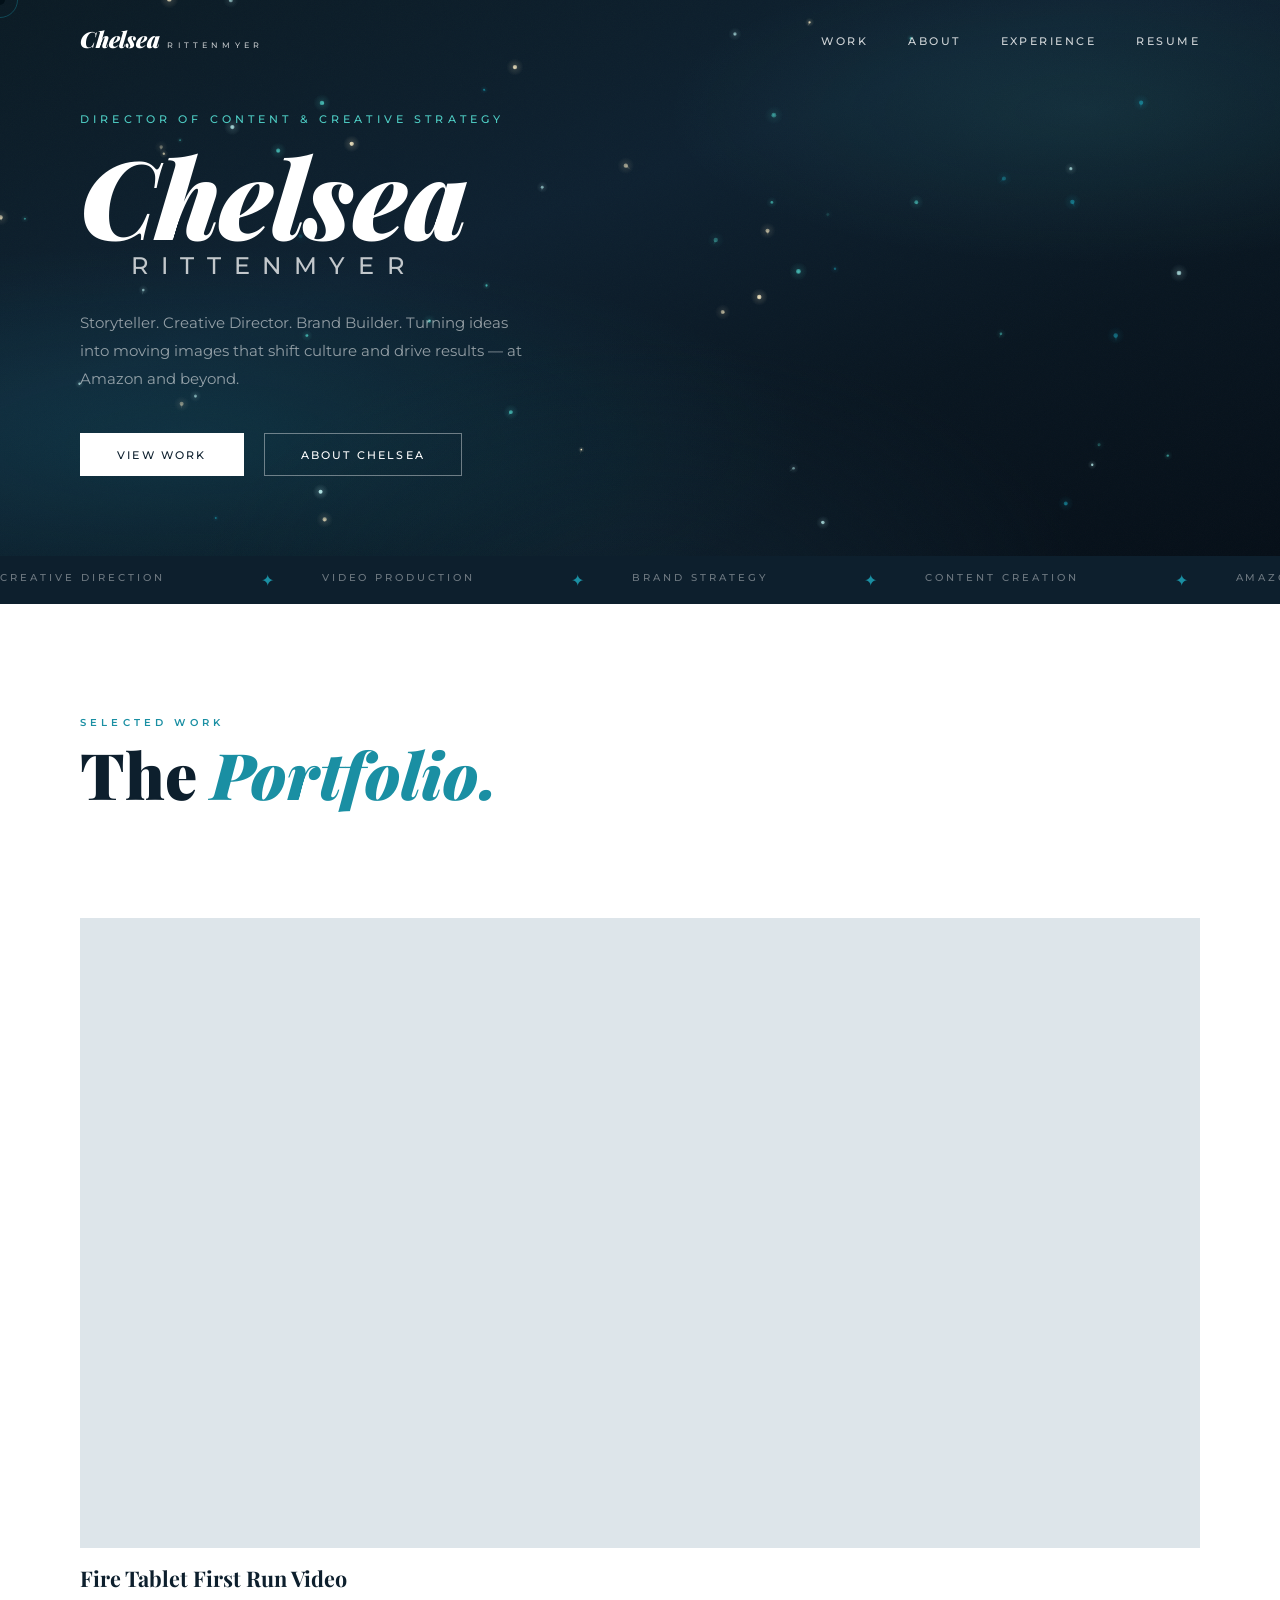
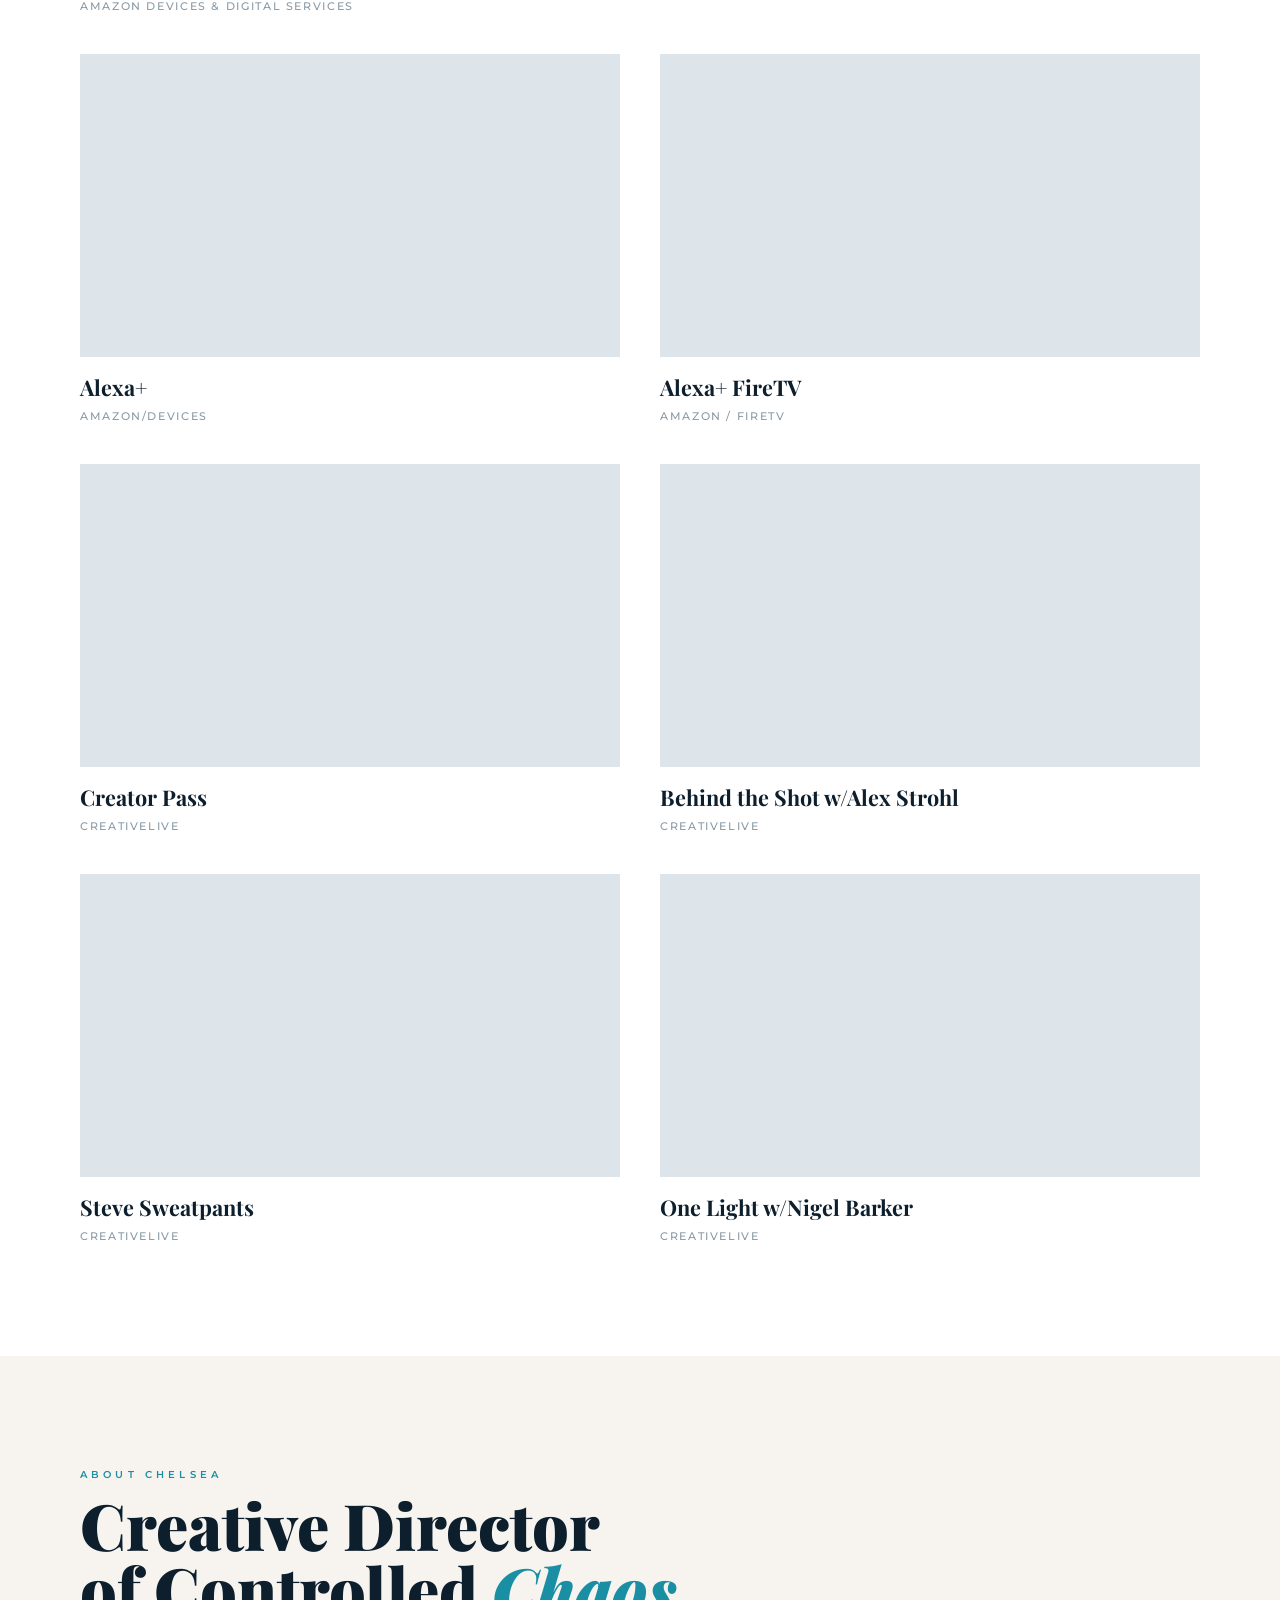
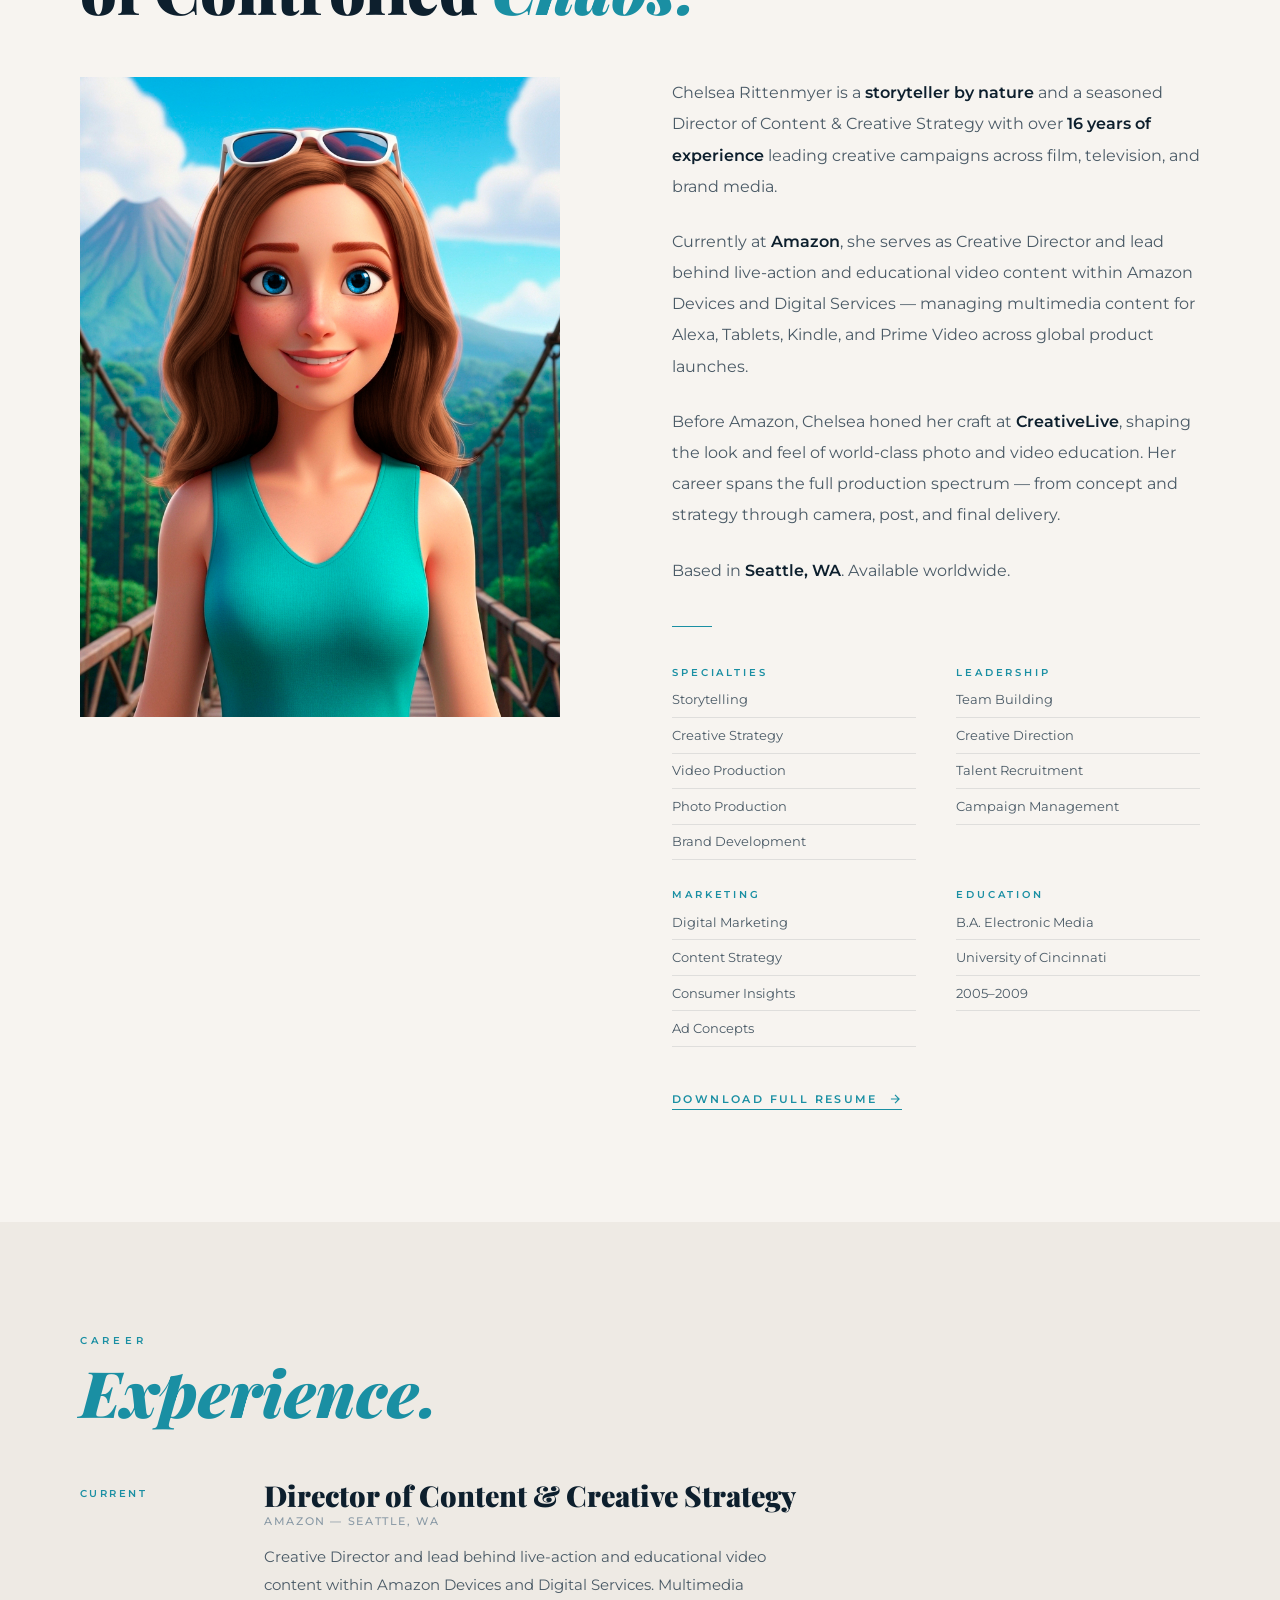
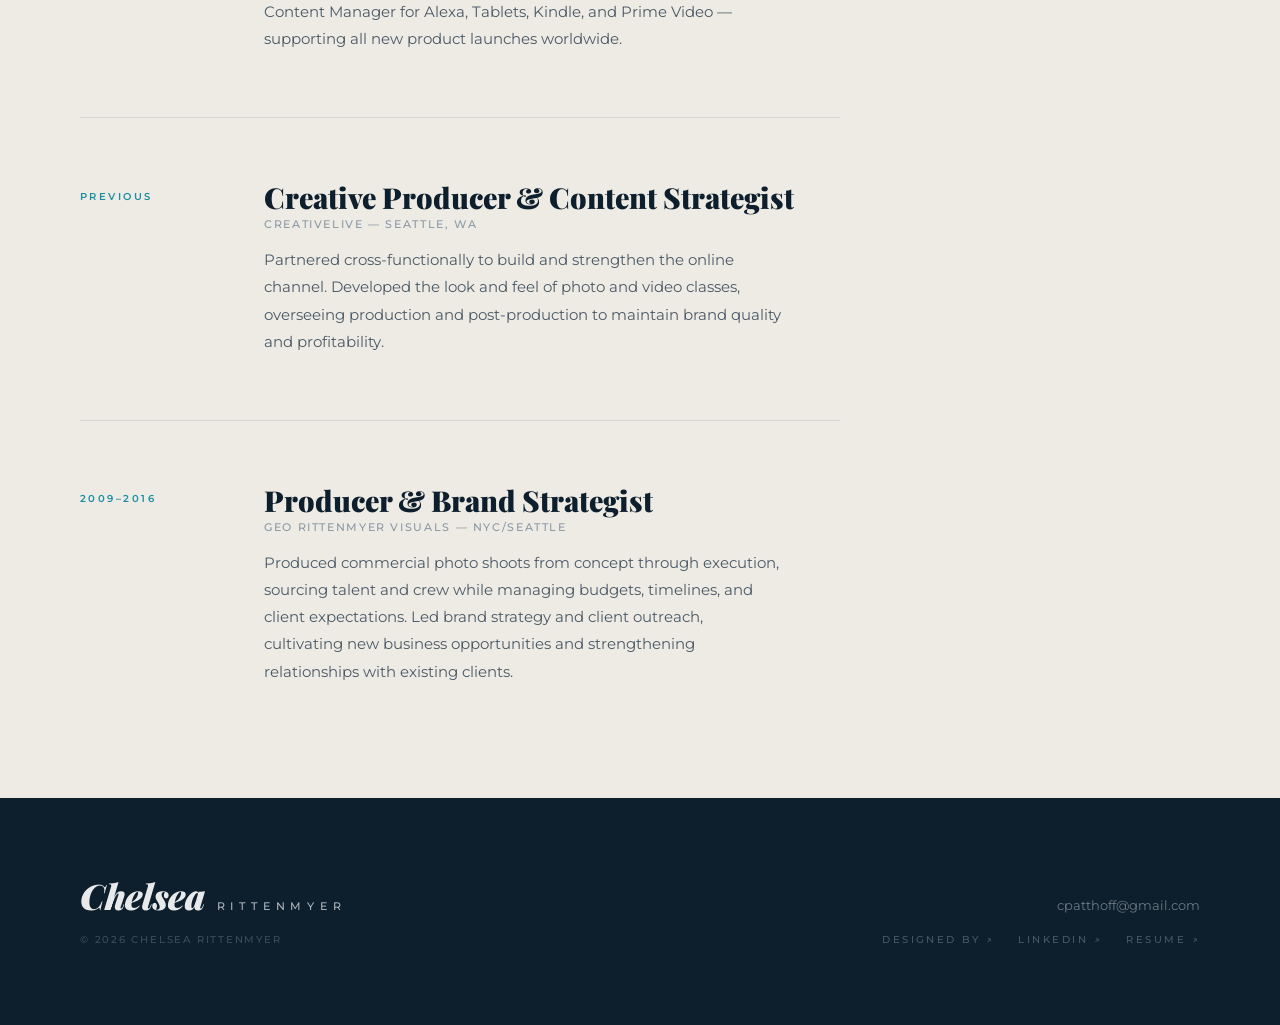
<file: index.html>
<!doctype html>
<html lang="en">
    <head>
        <meta charset="UTF-8" />
        <meta name="viewport" content="width=device-width, initial-scale=1.0" />
        <!-- Google tag (gtag.js) -->
        <script
            async
            src="https://www.googletagmanager.com/gtag/js?id=G-ZKQQ1RDPFS"
        ></script>
        <script>
            window.dataLayer = window.dataLayer || [];
            function gtag() {
                dataLayer.push(arguments);
            }
            gtag("js", new Date());

            gtag("config", "G-ZKQQ1RDPFS");
        </script>
        <title>
            Chelsea Rittenmyer — Director of Content & Creative Strategy
        </title>
        <meta
            name="description"
            content="Chelsea Rittenmyer (also known as Chelsea Patthoff) is a Creative Director and video producer at Amazon. Storytelling, brand strategy, and content creation."
        />
        <meta
            property="og:title"
            content="Chelsea Rittenmyer — Creative Director"
        />
        <meta
            property="og:description"
            content="Director of Content & Creative Strategy at Amazon. Storytelling that moves people."
        />
        <meta property="og:url" content="https://crittenmyer.com" />
        <meta property="og:type" content="website" />
        <meta property="og:site_name" content="Chelsea Rittenmyer" />
        <meta
            property="og:image"
            content="https://crittenmyer.com/assets/images/chelsea-hero.jpg"
        />
        <meta property="og:image:width" content="1200" />
        <meta property="og:image:height" content="630" />
        <meta name="twitter:card" content="summary_large_image" />
        <meta
            name="twitter:title"
            content="Chelsea Rittenmyer — Creative Director"
        />
        <meta
            name="twitter:description"
            content="Director of Content & Creative Strategy at Amazon. Storytelling that moves people."
        />
        <meta
            name="twitter:image"
            content="https://crittenmyer.com/assets/images/chelsea-hero.jpg"
        />
        <link rel="canonical" href="https://crittenmyer.com" />
        <script type="application/ld+json">
            {
                "@context": "https://schema.org",
                "@type": "Person",
                "name": "Chelsea Rittenmyer",
                "alternateName": "Chelsea Patthoff",
                "jobTitle": "Director of Content & Creative Strategy",
                "url": "https://crittenmyer.com",
                "email": "cpatthoff@gmail.com",
                "sameAs": [
                    "https://www.linkedin.com/in/chelsea-rittenmyer-says-hello/"
                ]
            }
        </script>
        <link rel="icon" type="image/svg+xml" href="favicon.svg" />
        <link rel="shortcut icon" href="favicon.svg" />
        <link
            href="https://fonts.googleapis.com/css2?family=Playfair+Display:ital,wght@0,400;0,700;0,900;1,400;1,700&family=Montserrat:wght@400;500;600&family=DM+Sans:wght@300;400;500&display=swap"
            rel="stylesheet"
        />
        <link rel="stylesheet" href="css/style.css" />
    </head>
    <body>
        <div class="cursor" id="cursor"></div>
        <div class="cursor-ring" id="cursorRing"></div>

        <!-- ── NAV ──────────────────────────────────────────────── -->
        <nav id="mainNav">
            <a href="#home" class="nav-logo" aria-label="Chelsea Rittenmyer">
                <span class="nav-logo-chelsea">Chelsea</span>
                <span class="nav-logo-rittenmyer">Rittenmyer</span>
            </a>
            <button class="nav-toggle" id="navToggle" aria-label="Toggle menu">
                <span></span><span></span><span></span>
            </button>
            <ul class="nav-links" id="navLinks">
                <li><a href="#portfolio">Work</a></li>
                <li><a href="#about">About</a></li>
                <li><a href="#experience">Experience</a></li>
                <li>
                    <a
                        href="CrittenmyerResume2026.html"
                        target="_blank"
                        rel="noopener"
                        >Resume</a
                    >
                </li>
            </ul>
        </nav>

        <!-- ── HERO ─────────────────────────────────────────────── -->
        <section class="hero" id="home">
            <canvas id="sparkCanvas"></canvas>
            <div class="hero-content">
                <p class="hero-tag">
                    Director of Content &amp; Creative Strategy
                </p>
                <h1 class="hero-name">
                    <span class="hero-name-chelsea">Chelsea</span>
                    <span class="hero-name-rittenmyer">Rittenmyer</span>
                </h1>
                <p class="hero-sub">
                    Storyteller. Creative Director. Brand Builder. Turning ideas
                    into moving images that shift culture and drive results — at
                    Amazon and beyond.
                </p>
                <div class="hero-cta">
                    <a href="#portfolio" class="btn btn-primary">View Work</a>
                    <a href="#about" class="btn btn-ghost">About Chelsea</a>
                </div>
            </div>
        </section>

        <!-- ── MARQUEE ──────────────────────────────────────────── -->
        <div class="marquee-wrap" aria-hidden="true">
            <div class="marquee-track">
                <span class="marquee-item">Creative Direction</span>
                <span class="marquee-dot">✦</span>
                <span class="marquee-item">Video Production</span>
                <span class="marquee-dot">✦</span>
                <span class="marquee-item">Brand Strategy</span>
                <span class="marquee-dot">✦</span>
                <span class="marquee-item">Content Creation</span>
                <span class="marquee-dot">✦</span>
                <span class="marquee-item">Amazon Devices</span>
                <span class="marquee-dot">✦</span>
                <span class="marquee-item">Storytelling</span>
                <span class="marquee-dot">✦</span>
                <span class="marquee-item">Team Leadership</span>
                <span class="marquee-dot">✦</span>
                <span class="marquee-item">Creative Direction</span>
                <span class="marquee-dot">✦</span>
                <span class="marquee-item">Video Production</span>
                <span class="marquee-dot">✦</span>
                <span class="marquee-item">Brand Strategy</span>
                <span class="marquee-dot">✦</span>
                <span class="marquee-item">Content Creation</span>
                <span class="marquee-dot">✦</span>
                <span class="marquee-item">Amazon Devices</span>
                <span class="marquee-dot">✦</span>
                <span class="marquee-item">Storytelling</span>
                <span class="marquee-dot">✦</span>
                <span class="marquee-item">Team Leadership</span>
                <span class="marquee-dot">✦</span>
            </div>
        </div>

        <!-- ── PORTFOLIO ────────────────────────────────────────── -->
        <section class="section" id="portfolio">
            <div class="portfolio-intro">
                <div>
                    <p class="section-label">Selected Work</p>
                    <h2 class="section-title">The <em>Portfolio.</em></h2>
                </div>
            </div>
            <div class="video-grid">
                <div class="video-card featured">
                    <div class="video-embed-wrap">
                        <iframe
                            class="video-embed"
                            src="https://player.vimeo.com/video/1169694507?title=0&byline=0&portrait=0&share=0"
                            title="Featured Project"
                            allow="
                                accelerometer;
                                autoplay;
                                clipboard-write;
                                encrypted-media;
                                gyroscope;
                                picture-in-picture;
                            "
                            allowfullscreen
                        ></iframe>
                    </div>
                    <div class="video-meta">

                        <h3 class="video-title">Fire Tablet First Run Video</h3>
                        <span class="video-client"
                            >Amazon Devices &amp; Digital Services</span
                        >
                    </div>
                </div>
                <div class="video-card">
                    <div class="video-embed-wrap">
                        <iframe
                            class="video-embed"
                            src="https://player.vimeo.com/video/1169694466?title=0&byline=0&portrait=0&share=0"
                            title="Project 2"
                            allow="
                                accelerometer;
                                autoplay;
                                clipboard-write;
                                encrypted-media;
                                gyroscope;
                                picture-in-picture;
                            "
                            allowfullscreen
                        ></iframe>
                    </div>
                    <div class="video-meta">

                        <h3 class="video-title">Alexa+</h3>
                        <span class="video-client">Amazon/Devices</span>
                    </div>
                </div>
                <div class="video-card">
                    <div class="video-embed-wrap">
                        <iframe
                            class="video-embed"
                            src="https://player.vimeo.com/video/1169694444?title=0&byline=0&portrait=0&share=0"
                            title="Project 3"
                            allow="
                                accelerometer;
                                autoplay;
                                clipboard-write;
                                encrypted-media;
                                gyroscope;
                                picture-in-picture;
                            "
                            allowfullscreen
                        ></iframe>
                    </div>
                    <div class="video-meta">
                        <h3 class="video-title">Alexa+ FireTV</h3>
                        <span class="video-client">Amazon / FireTV</span>
                    </div>
                </div>
                <div class="video-card">
                    <div class="video-embed-wrap">
                        <iframe
                            class="video-embed"
                            src="https://player.vimeo.com/video/1170001330?title=0&byline=0&portrait=0&share=0"
                            title="Project 4"
                            allow="
                                accelerometer;
                                autoplay;
                                clipboard-write;
                                encrypted-media;
                                gyroscope;
                                picture-in-picture;
                            "
                            allowfullscreen
                        ></iframe>
                    </div>
                    <div class="video-meta">
                        <h3 class="video-title">Creator Pass</h3>
                        <span class="video-client">CreativeLive</span>
                    </div>
                </div>
                <div class="video-card">
                    <div class="video-embed-wrap">
                        <iframe
                            class="video-embed"
                            src="https://player.vimeo.com/video/1169694488?title=0&byline=0&portrait=0&share=0"
                            title="Project 5"
                            allow="
                                accelerometer;
                                autoplay;
                                clipboard-write;
                                encrypted-media;
                                gyroscope;
                                picture-in-picture;
                            "
                            allowfullscreen
                        ></iframe>
                    </div>
                    <div class="video-meta">
                        <h3 class="video-title">
                            Behind the Shot w/Alex Strohl
                        </h3>
                        <span class="video-client">CreativeLive</span>
                    </div>
                </div>
                <div class="video-card">
                    <div class="video-embed-wrap">
                        <iframe
                            class="video-embed"
                            src="https://player.vimeo.com/video/1170001367?title=0&byline=0&portrait=0&share=0"
                            title="Project 6"
                            allow="
                                accelerometer;
                                autoplay;
                                clipboard-write;
                                encrypted-media;
                                gyroscope;
                                picture-in-picture;
                            "
                            allowfullscreen
                        ></iframe>
                    </div>
                    <div class="video-meta">
                        <h3 class="video-title">Steve Sweatpants</h3>
                        <span class="video-client">CreativeLive</span>
                    </div>
                </div>
                <div class="video-card">
                    <div class="video-embed-wrap">
                        <iframe
                            class="video-embed"
                            src="https://player.vimeo.com/video/1170001406?title=0&byline=0&portrait=0&share=0"
                            title="Project 7"
                            allow="
                                accelerometer;
                                autoplay;
                                clipboard-write;
                                encrypted-media;
                                gyroscope;
                                picture-in-picture;
                            "
                            allowfullscreen
                        ></iframe>
                    </div>
                    <div class="video-meta">
                        <h3 class="video-title">One Light w/Nigel Barker</h3>
                        <span class="video-client">CreativeLive</span>
                    </div>
                </div>
            </div>
        </section>

        <!-- ── ABOUT ────────────────────────────────────────────── -->
        <section class="section" id="about">
            <p class="section-label">About Chelsea</p>
            <h2 class="section-title">
                Creative Director <br />of Controlled <em>Chaos.</em>
            </h2>
            <div class="about-grid">
                <div class="about-photo-wrap">
                    <img
                        src="assets/images/chelsea-hero.jpg"
                        alt="Chelsea Rittenmyer"
                        class="about-photo"
                    />
                    <div class="about-photo-accent"></div>
                </div>
                <div class="about-right">
                    <div class="about-bio">
                        <p>
                            Chelsea Rittenmyer is a
                            <strong>storyteller by nature</strong> and a
                            seasoned Director of Content &amp; Creative Strategy
                            with over
                            <strong>16 years of experience</strong> leading
                            creative campaigns across film, television, and
                            brand media.
                        </p>
                        <p>
                            Currently at <strong>Amazon</strong>, she serves as
                            Creative Director and lead behind live-action and
                            educational video content within Amazon Devices and
                            Digital Services — managing multimedia content for
                            Alexa, Tablets, Kindle, and Prime Video across
                            global product launches.
                        </p>
                        <p>
                            Before Amazon, Chelsea honed her craft at
                            <strong>CreativeLive</strong>, shaping the look and
                            feel of world-class photo and video education. Her
                            career spans the full production spectrum — from
                            concept and strategy through camera, post, and final
                            delivery.
                        </p>
                        <p>
                            Based in <strong>Seattle, WA</strong>. Available
                            worldwide.
                        </p>
                    </div>
                    <div class="about-divider"></div>
                    <div class="skill-grid">
                        <div class="skill-group">
                            <p class="skill-cat-label">Specialties</p>
                            <ul class="skill-list">
                                <li>Storytelling</li>
                                <li>Creative Strategy</li>
                                <li>Video Production</li>
                                <li>Photo Production</li>
                                <li>Brand Development</li>
                            </ul>
                        </div>
                        <div class="skill-group">
                            <p class="skill-cat-label">Leadership</p>
                            <ul class="skill-list">
                                <li>Team Building</li>
                                <li>Creative Direction</li>
                                <li>Talent Recruitment</li>
                                <li>Campaign Management</li>
                            </ul>
                        </div>
                        <div class="skill-group">
                            <p class="skill-cat-label">Marketing</p>
                            <ul class="skill-list">
                                <li>Digital Marketing</li>
                                <li>Content Strategy</li>
                                <li>Consumer Insights</li>
                                <li>Ad Concepts</li>
                            </ul>
                        </div>
                        <div class="skill-group">
                            <p class="skill-cat-label">Education</p>
                            <ul class="skill-list">
                                <li>B.A. Electronic Media</li>
                                <li>University of Cincinnati</li>
                                <li>2005–2009</li>
                            </ul>
                        </div>
                    </div>
                    <a
                        href="CrittenmyerResume2026.html"
                        target="_blank"
                        rel="noopener"
                        class="resume-link"
                    >
                        Download Full Resume
                        <svg
                            width="14"
                            height="14"
                            viewBox="0 0 24 24"
                            fill="none"
                            stroke="currentColor"
                            stroke-width="2"
                            aria-hidden="true"
                        >
                            <path d="M5 12h14M12 5l7 7-7 7" />
                        </svg>
                    </a>
                </div>
            </div>
        </section>

        <!-- ── EXPERIENCE ───────────────────────────────────────── -->
        <section class="section" id="experience">
            <p class="section-label">Career</p>
            <h2 class="section-title"><em>Experience.</em></h2>
            <div class="timeline">
                <div class="timeline-item">
                    <p class="timeline-period">Current</p>
                    <div class="timeline-body">
                        <h3 class="timeline-role">
                            Director of Content &amp; Creative Strategy
                        </h3>
                        <p class="timeline-company">Amazon — Seattle, WA</p>
                        <p class="timeline-desc">
                            Creative Director and lead behind live-action and
                            educational video content within Amazon Devices and
                            Digital Services. Multimedia Content Manager for
                            Alexa, Tablets, Kindle, and Prime Video — supporting
                            all new product launches worldwide.
                        </p>
                    </div>
                </div>
                <div class="timeline-item">
                    <p class="timeline-period">Previous</p>
                    <div class="timeline-body">
                        <h3 class="timeline-role">
                            Creative Producer &amp; Content Strategist
                        </h3>
                        <p class="timeline-company">
                            CreativeLive — Seattle, WA
                        </p>
                        <p class="timeline-desc">
                            Partnered cross-functionally to build and strengthen
                            the online channel. Developed the look and feel of
                            photo and video classes, overseeing production and
                            post-production to maintain brand quality and
                            profitability.
                        </p>
                    </div>
                </div>
                <div class="timeline-item">
                    <p class="timeline-period">2009–2016</p>
                    <div class="timeline-body">
                        <h3 class="timeline-role">
                            Producer &amp; Brand Strategist
                        </h3>
                        <p class="timeline-company">
                            Geo Rittenmyer Visuals — NYC/Seattle
                        </p>
                        <p class="timeline-desc">
                            Produced commercial photo shoots from concept
                            through execution, sourcing talent and crew while
                            managing budgets, timelines, and client
                            expectations. Led brand strategy and client
                            outreach, cultivating new business opportunities and
                            strengthening relationships with existing clients.
                        </p>
                    </div>
                </div>
            </div>
        </section>

        <!-- ── FOOTER ───────────────────────────────────────────── -->
        <footer>
            <div class="footer-left">
                <p class="footer-logo-text">
                    <span class="footer-logo-chelsea">Chelsea</span>
                    <span class="footer-logo-rittenmyer">Rittenmyer</span>
                </p>
                <p class="footer-copy">© 2026 Chelsea Rittenmyer</p>
            </div>
            <div class="footer-contact">
                <a href="mailto:cpatthoff@gmail.com">cpatthoff@gmail.com</a>
                <div class="footer-social">
                    <a
                        href="https://georittenmyer.com/"
                        target="_blank"
                        rel="noopener"
                        >Designed by ↗</a
                    >
                    <a
                        href="https://www.linkedin.com/in/chelsea-rittenmyer-says-hello/"
                        target="_blank"
                        rel="noopener"
                        >LinkedIn ↗</a
                    >
                    <a
                        href="CrittenmyerResume2026.html"
                        target="_blank"
                        rel="noopener"
                        >Resume ↗</a
                    >
                </div>
            </div>
        </footer>

        <script src="js/main.js" defer></script>
    </body>
</html>
</file>
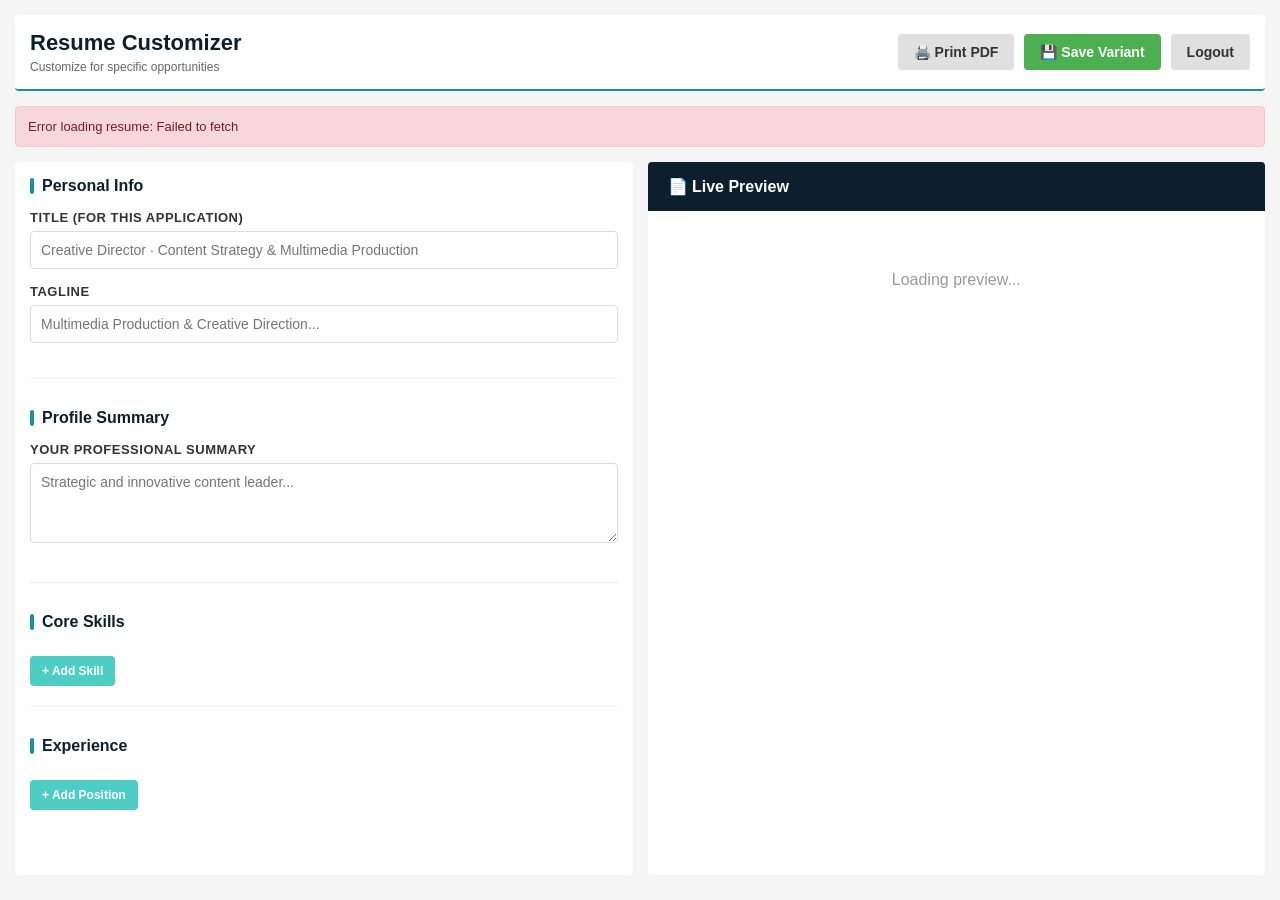
<file: mustard/index.html>
<!doctype html>
<html lang="en">
    <head>
        <meta charset="UTF-8" />
        <meta name="viewport" content="width=device-width, initial-scale=1.0" />
        <title>Resume Customizer — Chelsea Rittenmyer</title>
        <style>
            * {
                margin: 0;
                padding: 0;
                box-sizing: border-box;
            }

            html, body {
                width: 100%;
                height: 100%;
            }

            body {
                font-family:
                    -apple-system, BlinkMacSystemFont, "Segoe UI", Roboto,
                    sans-serif;
                background: #f5f5f5;
                color: #333;
            }

            .container {
                max-width: none;
                margin: 0;
                padding: 15px;
                width: 100%;
                overflow-x: hidden;
            }

            /* ── LOGIN SCREEN ── */
            .login-screen {
                display: none;
                position: fixed;
                top: 0;
                left: 0;
                right: 0;
                bottom: 0;
                background: linear-gradient(135deg, #1a8fa3 0%, #4ecdc4 100%);
                align-items: center;
                justify-content: center;
                z-index: 1000;
            }

            .login-screen.active {
                display: flex;
            }

            .login-box {
                background: white;
                padding: 40px;
                border-radius: 8px;
                box-shadow: 0 10px 40px rgba(0, 0, 0, 0.2);
                width: 100%;
                max-width: 400px;
                text-align: center;
            }

            .login-box h1 {
                font-size: 24px;
                margin-bottom: 10px;
                color: #0d1f2d;
            }

            .login-box p {
                color: #666;
                margin-bottom: 30px;
                font-size: 14px;
            }

            .login-box input {
                width: 100%;
                padding: 12px;
                border: 1px solid #ddd;
                border-radius: 4px;
                font-size: 16px;
                margin-bottom: 15px;
            }

            .login-box button {
                width: 100%;
                padding: 12px;
                background: #1a8fa3;
                color: white;
                border: none;
                border-radius: 4px;
                font-size: 16px;
                font-weight: 600;
                cursor: pointer;
                transition: background 0.3s;
            }

            .login-box button:hover {
                background: #157a8a;
            }

            .login-error {
                color: #d32f2f;
                margin-bottom: 15px;
                font-size: 14px;
                display: none;
            }

            /* ── HEADER ── */
            header {
                background: white;
                padding: 15px;
                border-bottom: 2px solid #1a8fa3;
                margin-bottom: 15px;
                display: flex;
                justify-content: space-between;
                align-items: center;
                border-radius: 4px;
            }

            header h1 {
                font-size: 22px;
                color: #0d1f2d;
            }

            header .subtitle {
                font-size: 12px;
                color: #666;
                margin-top: 4px;
            }

            .header-actions {
                display: flex;
                gap: 10px;
            }

            button {
                padding: 10px 16px;
                border: none;
                border-radius: 4px;
                font-weight: 600;
                cursor: pointer;
                font-size: 14px;
                transition: all 0.3s;
            }

            .btn-primary {
                background: #1a8fa3;
                color: white;
            }

            .btn-primary:hover {
                background: #157a8a;
            }

            .btn-secondary {
                background: #e0e0e0;
                color: #333;
            }

            .btn-secondary:hover {
                background: #d0d0d0;
            }

            .btn-success {
                background: #4caf50;
                color: white;
            }

            .btn-success:hover {
                background: #45a049;
            }

            /* ── LAYOUT ── */
            .layout {
                display: grid;
                grid-template-columns: 1fr 1fr;
                gap: 15px;
                width: 100%;
            }


            /* ── EDITOR PANEL ── */
            .editor-panel {
                background: white;
                padding: 15px;
                border-radius: 4px;
                overflow-y: auto;
                max-height: 90vh;
            }

            .section {
                margin-bottom: 30px;
                padding-bottom: 20px;
                border-bottom: 1px solid #eee;
            }

            .section:last-child {
                border-bottom: none;
            }

            .section-title {
                font-size: 16px;
                font-weight: 700;
                color: #0d1f2d;
                margin-bottom: 15px;
                display: flex;
                align-items: center;
                gap: 8px;
            }

            .section-title::before {
                content: "";
                width: 4px;
                height: 16px;
                background: #1a8fa3;
                border-radius: 2px;
            }

            .form-group {
                margin-bottom: 15px;
            }

            label {
                display: block;
                font-weight: 600;
                font-size: 13px;
                color: #333;
                margin-bottom: 6px;
                text-transform: uppercase;
                letter-spacing: 0.5px;
            }

            input[type="text"],
            input[type="email"],
            input[type="url"],
            textarea {
                width: 100%;
                padding: 10px;
                border: 1px solid #ddd;
                border-radius: 4px;
                font-family: inherit;
                font-size: 14px;
                transition: border-color 0.3s;
            }

            input[type="text"]:focus,
            input[type="email"]:focus,
            input[type="url"]:focus,
            textarea:focus {
                outline: none;
                border-color: #1a8fa3;
                box-shadow: 0 0 0 3px rgba(26, 143, 163, 0.1);
            }

            textarea {
                min-height: 80px;
                resize: vertical;
            }

            .add-btn {
                background: #4ecdc4;
                color: white;
                padding: 8px 12px;
                font-size: 12px;
                margin-top: 10px;
            }

            .add-btn:hover {
                background: #3ab9b0;
            }

            .list-item {
                background: #f9f9f9;
                padding: 10px;
                border-radius: 4px;
                margin-bottom: 8px;
                display: flex;
                justify-content: space-between;
                align-items: center;
                gap: 10px;
            }

            .list-item input {
                flex: 1;
                margin: 0;
            }

            .remove-btn {
                background: #f44336;
                color: white;
                padding: 6px 10px;
                font-size: 12px;
                flex-shrink: 0;
            }

            .remove-btn:hover {
                background: #d32f2f;
            }

            /* ── PREVIEW PANEL ── */
            .preview-panel {
                background: white;
                border-radius: 4px;
                overflow: hidden;
                display: flex;
                flex-direction: column;
                max-height: 90vh;
                min-width: 0;
            }

            .preview-header {
                background: #0d1f2d;
                color: white;
                padding: 15px 20px;
                font-weight: 600;
                display: flex;
                justify-content: space-between;
                align-items: center;
            }

            .preview-content {
                flex: 1;
                overflow-y: auto;
                padding: 20px;
            }

            .preview-iframe {
                width: 100%;
                height: 100%;
                border: none;
            }

            /* ── SAVE MODAL ── */
            .modal {
                display: none;
                position: fixed;
                top: 0;
                left: 0;
                right: 0;
                bottom: 0;
                background: rgba(0, 0, 0, 0.5);
                z-index: 999;
                align-items: center;
                justify-content: center;
            }

            .modal.active {
                display: flex;
            }

            .modal-content {
                background: white;
                padding: 30px;
                border-radius: 8px;
                max-width: 400px;
                width: 90%;
                box-shadow: 0 10px 40px rgba(0, 0, 0, 0.3);
            }

            .modal-content h2 {
                font-size: 20px;
                margin-bottom: 20px;
                color: #0d1f2d;
            }

            .modal-content p {
                color: #666;
                margin-bottom: 15px;
                font-size: 14px;
            }

            .modal-input {
                width: 100%;
                padding: 12px;
                border: 1px solid #ddd;
                border-radius: 4px;
                font-size: 16px;
                margin-bottom: 20px;
            }

            .modal-actions {
                display: flex;
                gap: 10px;
                justify-content: flex-end;
            }

            .modal-actions button {
                padding: 10px 16px;
            }

            .github-setup {
                background: #fff3cd;
                border-left: 4px solid #ffc107;
                padding: 15px;
                border-radius: 4px;
                margin-bottom: 20px;
                font-size: 13px;
                line-height: 1.6;
            }

            .github-setup strong {
                display: block;
                margin-bottom: 8px;
                color: #856404;
            }

            .github-setup code {
                background: #fff;
                padding: 2px 6px;
                border-radius: 3px;
                font-family: monospace;
                font-size: 12px;
            }

            .status-message {
                padding: 12px;
                border-radius: 4px;
                margin-bottom: 15px;
                display: none;
                font-size: 13px;
            }

            .status-message.success {
                background: #d4edda;
                color: #155724;
                border: 1px solid #c3e6cb;
                display: block;
            }

            .status-message.error {
                background: #f8d7da;
                color: #721c24;
                border: 1px solid #f5c6cb;
                display: block;
            }

            .status-message.info {
                background: #d1ecf1;
                color: #0c5460;
                border: 1px solid #bee5eb;
                display: block;
            }

            .loading {
                display: inline-block;
                width: 14px;
                height: 14px;
                border: 2px solid #f3f3f3;
                border-top: 2px solid #1a8fa3;
                border-radius: 50%;
                animation: spin 0.8s linear infinite;
            }

            @keyframes spin {
                0% {
                    transform: rotate(0deg);
                }
                100% {
                    transform: rotate(360deg);
                }
            }
        </style>
    </head>
    <body>
        <!-- Login Screen -->
        <div id="loginScreen" class="login-screen">
            <div class="login-box">
                <h1>🔐 Resume Customizer</h1>
                <p>Enter password to customize</p>
                <div class="login-error" id="loginError"></div>
                <input
                    type="password"
                    id="passwordInput"
                    placeholder="Password"
                    onkeypress="if (event.key === 'Enter') login();"
                />
                <button onclick="login()">Unlock</button>
            </div>
        </div>

        <!-- Main App -->
        <div id="app">
            <div class="container">
                <header>
                    <div>
                        <h1>Resume Customizer</h1>
                        <div class="subtitle">
                            Customize for specific opportunities
                        </div>
                    </div>
                    <div class="header-actions">
                        <button class="btn-secondary" onclick="printPDF()">
                            🖨️ Print PDF
                        </button>
                        <button class="btn-success" onclick="openSaveModal()">
                            💾 Save Variant
                        </button>
                        <button class="btn-secondary" onclick="logout()">
                            Logout
                        </button>
                    </div>
                </header>

                <div id="statusMessage" class="status-message"></div>

                <div class="layout">
                    <!-- Editor Panel -->
                    <div class="editor-panel">
                        <div
                            class="github-setup"
                            id="githubSetup"
                            style="display: none"
                        >
                            <strong>⚙️ GitHub Setup Required</strong>
                            First time? Create a GitHub Personal Access Token:
                            <ol style="margin-left: 20px; margin-top: 8px">
                                <li>Go to github.com/settings/tokens</li>
                                <li>Click "Generate new token"</li>
                                <li>Check "repo" scope</li>
                                <li>Copy token and paste it below</li>
                            </ol>
                            <input
                                type="password"
                                id="githubToken"
                                placeholder="Paste your GitHub token"
                                style="margin-top: 10px; font-size: 12px"
                            />
                            <button
                                class="btn-primary"
                                onclick="saveGithubToken()"
                                style="margin-top: 8px; width: 100%"
                            >
                                Save Token
                            </button>
                        </div>

                        <!-- Personal Section -->
                        <div class="section">
                            <div class="section-title">Personal Info</div>
                            <div class="form-group">
                                <label>Title (for this application)</label>
                                <input
                                    type="text"
                                    id="title"
                                    placeholder="Creative Director · Content Strategy & Multimedia Production"
                                />
                            </div>
                            <div class="form-group">
                                <label>Tagline</label>
                                <input
                                    type="text"
                                    id="tagline"
                                    placeholder="Multimedia Production & Creative Direction..."
                                />
                            </div>
                        </div>

                        <!-- Profile Section -->
                        <div class="section">
                            <div class="section-title">Profile Summary</div>
                            <div class="form-group">
                                <label>Your professional summary</label>
                                <textarea
                                    id="profileText"
                                    placeholder="Strategic and innovative content leader..."
                                ></textarea>
                            </div>
                        </div>

                        <!-- Skills Section -->
                        <div class="section">
                            <div class="section-title">Core Skills</div>
                            <div id="skillsList"></div>
                            <button class="add-btn" onclick="addSkill()">
                                + Add Skill
                            </button>
                        </div>

                        <!-- Experience Section -->
                        <div class="section">
                            <div class="section-title">Experience</div>
                            <div id="experienceList"></div>
                            <button class="add-btn" onclick="addExperience()">
                                + Add Position
                            </button>
                        </div>
                    </div>

                    <!-- Preview Panel -->
                    <div class="preview-panel">
                        <div class="preview-header">📄 Live Preview</div>
                        <div class="preview-content" id="previewContent">
                            <p
                                style="
                                    color: #999;
                                    text-align: center;
                                    margin-top: 40px;
                                "
                            >
                                Loading preview...
                            </p>
                        </div>
                    </div>
                </div>
            </div>
        </div>

        <!-- Save Modal -->
        <div id="saveModal" class="modal">
            <div class="modal-content">
                <h2>Save Variant</h2>
                <p>
                    Give this customized version a name for the company or
                    opportunity:
                </p>
                <input
                    type="text"
                    id="variantName"
                    class="modal-input"
                    placeholder="e.g., apple, google, startup-xyz"
                />
                <p style="font-size: 12px; color: #999">
                    Will save as:
                    <code
                        >resume-<span id="previewName">company</span>.json</code
                    >
                </p>
                <div class="modal-actions">
                    <button class="btn-secondary" onclick="closeSaveModal()">
                        Cancel
                    </button>
                    <button class="btn-success" onclick="saveVariant()">
                        Save to GitHub
                    </button>
                </div>
            </div>
        </div>

        <script>
            // CONFIG
            const PASSWORD = "hotdog"; // Change this to a strong password!
            const GITHUB_REPO = "georittenmyer/crittenmyer"; // owner/repo
            const GITHUB_BRANCH = "main";
            const GITHUB_FILE_PATH = "resume-data.json";

            // STATE
            let resumeData = null;
            let isDirty = false;

            // ──────────────────────────────────────────
            // LOGIN
            // ──────────────────────────────────────────
            function login() {
                const password = document.getElementById("passwordInput").value;
                console.log("Attempting login with:", password);
                if (password === PASSWORD) {
                    console.log("Password correct!");
                    const loginScreen = document.getElementById("loginScreen");
                    const app = document.getElementById("app");
                    console.log("loginScreen:", loginScreen);
                    console.log("app:", app);
                    loginScreen.style.display = "none";
                    app.style.display = "block";
                    console.log("UI updated, calling loadResume...");
                    loadResume();
                } else {
                    console.log("Password incorrect");
                    document.getElementById("loginError").textContent =
                        "Incorrect password";
                    document.getElementById("loginError").style.display =
                        "block";
                    document.getElementById("passwordInput").value = "";
                }
            }

            function logout() {
                document.getElementById("loginScreen").classList.add("active");
                document.getElementById("app").style.display = "none";
                document.getElementById("passwordInput").value = "";
            }

            // ──────────────────────────────────────────
            // LOAD RESUME FROM GITHUB
            // ──────────────────────────────────────────
            async function loadResume() {
                try {
                    const url = `https://raw.githubusercontent.com/${GITHUB_REPO}/${GITHUB_BRANCH}/${GITHUB_FILE_PATH}`;
                    console.log("Fetching:", url);
                    const response = await fetch(url);
                    console.log("Response status:", response.status);
                    if (!response.ok) throw new Error("Failed to load");
                    resumeData = await response.json();
                    console.log("Data loaded, rendering...");
                    renderEditor();
                    updatePreview();
                    showStatus("Resume loaded successfully", "success");

                    // Check if GitHub token is set
                    if (!localStorage.getItem("githubToken")) {
                        document.getElementById("githubSetup").style.display =
                            "block";
                    }
                } catch (error) {
                    console.error("LoadResume error:", error);
                    showStatus(
                        "Error loading resume: " + error.message,
                        "error",
                    );
                }
            }

            // ──────────────────────────────────────────
            // RENDER EDITOR
            // ──────────────────────────────────────────
            function renderEditor() {
                try {
                    if (!resumeData) return;
                    document.getElementById("title").value =
                        resumeData.personal.title || "";
                    document.getElementById("tagline").value =
                        resumeData.personal.tagline || "";
                    document.getElementById("profileText").value =
                        resumeData.profile.text || "";

                    const skillsContainer = document.getElementById("skillsList");
                    skillsContainer.innerHTML = "";
                    resumeData.skills[0].items.forEach((skill, idx) => {
                        skillsContainer.appendChild(createSkillItem(skill, idx));
                    });

                    const expContainer = document.getElementById("experienceList");
                    expContainer.innerHTML = "";
                    resumeData.experience.forEach((job, idx) => {
                        expContainer.appendChild(createExperienceItem(job, idx));
                    });
                } catch (e) {
                    console.error("renderEditor error:", e);
                }
            }

            function createSkillItem(skill, idx) {
                const div = document.createElement("div");
                div.className = "list-item";
                div.innerHTML = `
                <input type="text" value="${skill}" onchange="updateSkill(${idx}, this.value)">
                <button class="remove-btn" onclick="removeSkill(${idx})">Remove</button>
            `;
                return div;
            }

            function createExperienceItem(job, idx) {
                const div = document.createElement("div");
                div.style.background = "#f9f9f9";
                div.style.padding = "15px";
                div.style.borderRadius = "4px";
                div.style.marginBottom = "15px";
                div.innerHTML = `
                <div class="form-group">
                    <label>Company</label>
                    <input type="text" value="${job.company}" onchange="updateExp(${idx}, 'company', this.value)">
                </div>
                <div class="form-group">
                    <label>Position</label>
                    <input type="text" value="${job.position}" onchange="updateExp(${idx}, 'position', this.value)">
                </div>
                <div class="form-group">
                    <label>Date Range</label>
                    <input type="text" value="${job.dateRange}" onchange="updateExp(${idx}, 'dateRange', this.value)">
                </div>
                <div class="form-group">
                    <label>Bullets (one per line)</label>
                    <textarea onchange="updateExp(${idx}, 'bullets', this.value)">${job.bullets.join("\n")}</textarea>
                </div>
                <button class="remove-btn" onclick="removeExp(${idx})" style="width: 100%;">Remove Position</button>
            `;
                return div;
            }

            function updateSkill(idx, value) {
                resumeData.skills[0].items[idx] = value;
                isDirty = true;
                updatePreview();
            }

            function removeSkill(idx) {
                resumeData.skills[0].items.splice(idx, 1);
                isDirty = true;
                renderEditor();
                updatePreview();
            }

            function addSkill() {
                resumeData.skills[0].items.push("New Skill");
                isDirty = true;
                renderEditor();
                updatePreview();
            }

            function updateExp(idx, field, value) {
                if (field === "bullets") {
                    resumeData.experience[idx].bullets = value
                        .split("\n")
                        .filter((b) => b.trim());
                } else {
                    resumeData.experience[idx][field] = value;
                }
                isDirty = true;
                updatePreview();
            }

            function removeExp(idx) {
                resumeData.experience.splice(idx, 1);
                isDirty = true;
                renderEditor();
                updatePreview();
            }

            function addExperience() {
                resumeData.experience.push({
                    company: "New Company",
                    position: "New Position",
                    dateRange: "2024",
                    bullets: ["Achievement 1", "Achievement 2"],
                });
                isDirty = true;
                renderEditor();
                updatePreview();
            }

            // ──────────────────────────────────────────
            // UPDATE PREVIEW
            // ──────────────────────────────────────────
            function updatePreview() {
                // Update title & tagline in resume data
                resumeData.personal.title =
                    document.getElementById("title").value;
                resumeData.personal.tagline =
                    document.getElementById("tagline").value;
                resumeData.profile.text =
                    document.getElementById("profileText").value;

                // Generate preview HTML
                const html = generateResumeHTML(resumeData);
                const previewContent = document.getElementById("previewContent");
                previewContent.innerHTML = '';

                // Create iframe to isolate styles
                const iframe = document.createElement('iframe');
                iframe.className = 'preview-iframe';
                iframe.setAttribute('sandbox', 'allow-same-origin');
                previewContent.appendChild(iframe);

                // Write to iframe
                const iframeDoc = iframe.contentDocument || iframe.contentWindow.document;
                iframeDoc.open();
                iframeDoc.write(html);
                iframeDoc.close();
            }

            function generateResumeHTML(data) {
                return `
                <style>
                    :root {
                        --bg: #f7f4f0;
                        --bg2: #eeeae4;
                        --ink: #0d1f2d;
                        --ink-mid: #4a5a66;
                        --ink-soft: #8a9aa6;
                        --teal: #1a8fa3;
                        --seafoam: #4ecdc4;
                        --rule: rgba(13, 31, 45, 0.1);
                    }

                    *, *::before, *::after {
                        margin: 0;
                        padding: 0;
                        box-sizing: border-box;
                    }

                    body {
                        background: #fff;
                        color: var(--ink);
                        font-family: "Montserrat", sans-serif;
                        font-size: 10.5px;
                        line-height: 1.42;
                    }

                    .page {
                        width: 850px;
                        height: 11in;
                        margin: 0 auto;
                        background: #fff;
                        display: flex;
                        flex-direction: column;
                    }

                    header {
                        background: #fff;
                        padding: 31px 42px 9px 42px;
                        position: relative;
                        overflow: hidden;
                        display: flex;
                        align-items: center;
                        justify-content: flex-start;
                        gap: 18px;
                        border-bottom: 2px solid var(--teal);
                    }

                    .name-lockup {
                        position: relative;
                        z-index: 1;
                        flex-shrink: 0;
                    }

                    .name-chelsea {
                        font-family: "Playfair Display", serif;
                        font-size: 50px;
                        font-style: italic;
                        font-weight: 900;
                        color: #0a1a24;
                        line-height: 0.9;
                        letter-spacing: -0.01em;
                        display: inline-block;
                    }

                    .name-rittenmyer {
                        font-family: "Montserrat", sans-serif;
                        font-size: 12.5px;
                        font-weight: 500;
                        color: var(--ink-soft);
                        letter-spacing: 0.48em;
                        text-transform: uppercase;
                        margin-top: 1px;
                        text-align: center;
                    }

                    .header-right {
                        position: relative;
                        z-index: 1;
                        text-align: right;
                        flex: 1;
                    }

                    .header-title {
                        font-family: "Montserrat", sans-serif;
                        font-size: 9.5pt;
                        font-weight: 700;
                        letter-spacing: 0.18em;
                        text-transform: uppercase;
                        color: var(--seafoam);
                        margin-bottom: 6px;
                    }

                    .header-tagline {
                        font-size: 9.5px;
                        font-weight: 500;
                        color: var(--ink-mid);
                        margin-bottom: 10px;
                        letter-spacing: 0.02em;
                    }

                    .header-contacts {
                        display: flex;
                        flex-wrap: wrap;
                        gap: 4px 0;
                        justify-content: flex-end;
                    }

                    .contact-item {
                        font-size: 10px;
                        font-weight: 500;
                        color: var(--ink-mid);
                        letter-spacing: 0.02em;
                    }

                    .contact-sep {
                        color: var(--seafoam);
                        margin: 0 7px;
                        font-size: 10px;
                    }

                    .body {
                        display: grid;
                        grid-template-columns: 210px 1fr;
                        flex: 1;
                        overflow: hidden;
                    }

                    .sidebar {
                        background: #fafaf9;
                        padding: 15px 16px 15px 20px;
                        border-right: 1px solid var(--rule);
                        display: flex;
                        flex-direction: column;
                        overflow-y: auto;
                    }

                    .main {
                        background: #fff;
                        padding: 15px 26px 15px 22px;
                        display: flex;
                        flex-direction: column;
                        overflow-y: auto;
                    }

                    .section-label {
                        font-size: 7px;
                        font-weight: 600;
                        letter-spacing: 0.42em;
                        text-transform: uppercase;
                        color: var(--teal);
                        margin-bottom: 4px;
                    }

                    .section-rule {
                        height: 1px;
                        background: var(--rule);
                        margin-bottom: 6px;
                    }

                    .sidebar-section {
                        margin-bottom: 8px;
                    }

                    .main-section {
                        margin-bottom: 7px;
                    }

                    .skill-list {
                        list-style: none;
                    }

                    .skill-list li {
                        font-size: 10px;
                        font-weight: 400;
                        color: var(--ink-mid);
                        padding: 2.5px 0;
                        border-bottom: 1px solid var(--rule);
                        display: flex;
                        align-items: center;
                        gap: 7px;
                    }

                    .skill-list li:last-child {
                        border-bottom: none;
                    }

                    .skill-dot {
                        width: 4px;
                        height: 4px;
                        border-radius: 50%;
                        background: var(--teal);
                        flex-shrink: 0;
                    }

                    .sidebar-card {
                        background: var(--bg2);
                        border-left: 2px solid var(--teal);
                        padding: 7px 10px;
                        margin-bottom: 7px;
                        border-radius: 0 4px 4px 0;
                    }

                    .sidebar-card-title {
                        font-family: "Playfair Display", serif;
                        font-size: 11px;
                        font-weight: 700;
                        color: var(--ink);
                        margin-bottom: 2px;
                    }

                    .sidebar-card-sub {
                        font-size: 9px;
                        font-weight: 500;
                        color: var(--ink-mid);
                        line-height: 1.5;
                    }

                    .sidebar-card-date {
                        font-size: 8px;
                        font-weight: 600;
                        color: var(--teal);
                        margin-top: 2px;
                        letter-spacing: 0.05em;
                    }

                    .profile-text {
                        font-size: 10.5px;
                        font-weight: 400;
                        color: var(--ink-mid);
                        line-height: 1.55;
                    }

                    .profile-accent {
                        display: block;
                        width: 32px;
                        height: 2px;
                        background: var(--seafoam);
                        margin-top: 6px;
                    }

                    .exp-block {
                        margin-bottom: 8px;
                        padding-bottom: 8px;
                        border-bottom: 1px solid var(--rule);
                    }

                    .exp-block:last-child {
                        border-bottom: none;
                        margin-bottom: 0;
                    }

                    .exp-header {
                        display: flex;
                        align-items: center;
                        justify-content: space-between;
                        margin-bottom: 2px;
                    }

                    .exp-date {
                        font-size: 9.5px;
                        color: var(--ink-mid);
                        font-weight: 500;
                    }

                    .exp-role {
                        font-size: 10.5px;
                        font-weight: 600;
                        color: var(--ink);
                        margin-bottom: 4px;
                    }

                    .exp-bullets {
                        list-style: none;
                        margin: 4px 0 0 0;
                        padding: 0;
                    }

                    .exp-bullets li {
                        font-size: 10px;
                        color: var(--ink-mid);
                        margin-bottom: 3px;
                        padding-left: 10px;
                        position: relative;
                        line-height: 1.35;
                    }

                    .exp-bullets li::before {
                        content: '◆';
                        position: absolute;
                        left: 0;
                        color: var(--seafoam);
                        font-size: 5px;
                        top: 4px;
                    }

                    footer {
                        background: #fff;
                        padding: 12px 42px;
                        border-top: 1px solid var(--rule);
                        text-align: center;
                        font-size: 10px;
                        color: var(--ink-mid);
                        flex-shrink: 0;
                        margin-top: auto;
                    }

                    a {
                        color: var(--teal);
                        text-decoration: none;
                        font-weight: 600;
                    }
                </style>

                <div class="page">
                    <header>
                        <div class="name-lockup">
                            <div class="name-chelsea">Chelsea</div>
                            <div class="name-rittenmyer">Rittenmyer</div>
                        </div>
                        <div class="header-right">
                            <div class="header-title">${data.personal.title || ''}</div>
                            <div class="header-tagline">${data.personal.tagline || ''}</div>
                            <div class="header-contacts">
                                ${data.personal.location ? `<span class="contact-item">${data.personal.location}</span>` : ''}
                                ${data.personal.email ? `
                                    ${data.personal.location ? '<span class="contact-sep">·</span>' : ''}
                                    <span class="contact-item"><a href="mailto:${data.personal.email}">${data.personal.email}</a></span>
                                ` : ''}
                                ${data.personal.website ? `
                                    ${(data.personal.location || data.personal.email) ? '<span class="contact-sep">·</span>' : ''}
                                    <span class="contact-item"><a href="${data.personal.websiteUrl || '#'}">${data.personal.website}</a></span>
                                ` : ''}
                            </div>
                        </div>
                    </header>

                    <div class="body">
                        <aside class="sidebar">
                            <div class="sidebar-section">
                                <div class="section-label">Core Skills</div>
                                <div class="section-rule"></div>
                                <ul class="skill-list">
                                    ${data.skills && data.skills[0] ? data.skills[0].items.map(skill => `
                                        <li>
                                            <span class="skill-dot"></span>${skill}
                                        </li>
                                    `).join('') : ''}
                                </ul>
                            </div>

                            ${data.skills && data.skills[1] ? `
                                <div class="sidebar-section">
                                    <div class="section-label">Tools</div>
                                    <div class="section-rule"></div>
                                    <ul class="skill-list">
                                        ${data.skills[1].items.map(tool => `<li>${tool}</li>`).join('')}
                                    </ul>
                                </div>
                            ` : ''}

                            ${data.education && data.education.length > 0 ? `
                                <div class="sidebar-section">
                                    <div class="section-label">Education</div>
                                    <div class="section-rule"></div>
                                    ${data.education.map(edu => `
                                        <div class="sidebar-card">
                                            <div class="sidebar-card-title">${edu.institution}</div>
                                            <div class="sidebar-card-sub">${edu.degree}${edu.field ? ' · ' + edu.field : ''}</div>
                                            <div class="sidebar-card-date">${edu.year}</div>
                                        </div>
                                    `).join('')}
                                </div>
                            ` : ''}

                            ${data.honors && data.honors.length > 0 ? `
                                <div class="sidebar-section">
                                    <div class="section-label">Honors</div>
                                    <div class="section-rule"></div>
                                    ${data.honors.map(honor => `
                                        <div class="sidebar-card">
                                            <div class="sidebar-card-title">${honor.title}</div>
                                            ${honor.organization ? `<div class="sidebar-card-sub">${honor.organization}</div>` : ''}
                                        </div>
                                    `).join('')}
                                </div>
                            ` : ''}
                        </aside>

                        <main class="main">
                            ${data.profile && data.profile.text ? `
                                <div class="main-section">
                                    <div class="section-label">Profile</div>
                                    <div class="section-rule"></div>
                                    <p class="profile-text">${data.profile.text}</p>
                                    <span class="profile-accent"></span>
                                </div>
                            ` : ''}

                            ${data.experience && data.experience.length > 0 ? `
                                <div class="main-section">
                                    <div class="section-label">Experience</div>
                                    <div class="section-rule"></div>
                                    ${data.experience.map(job => `
                                        <div class="exp-block">
                                            <div class="exp-header">
                                                <div></div>
                                                <span class="exp-date">${job.dateRange}</span>
                                            </div>
                                            <div class="exp-role">${job.position} — ${job.company}</div>
                                            <ul class="exp-bullets">
                                                ${job.bullets.map(bullet => `<li>${bullet}</li>`).join('')}
                                            </ul>
                                        </div>
                                    `).join('')}
                                </div>
                            ` : ''}
                        </main>
                    </div>

                    <footer>
                        ${data.personal.email ? `<a href="mailto:${data.personal.email}">${data.personal.email}</a>` : ''}
                        ${data.personal.email && (data.personal.website || data.personal.phone) ? '<span class="contact-sep">·</span>' : ''}
                        ${data.personal.website ? `<a href="${data.personal.websiteUrl || '#'}">${data.personal.website}</a>` : ''}
                        ${(data.personal.website || data.personal.email) && data.personal.phone ? '<span class="contact-sep">·</span>' : ''}
                        ${data.personal.phone ? `<span>${data.personal.phone}</span>` : ''}
                    </footer>
                </div>
                `;
            }

            // ──────────────────────────────────────────
            // GITHUB OPERATIONS
            // ──────────────────────────────────────────
            function utf8ToBase64(str) {
                // Convert UTF-8 string to base64 safely (handles emoji)
                const utf8Bytes = new TextEncoder().encode(str);
                let binary = '';
                for (let i = 0; i < utf8Bytes.length; i++) {
                    binary += String.fromCharCode(utf8Bytes[i]);
                }
                return btoa(binary);
            }

            function saveGithubToken() {
                const token = document
                    .getElementById("githubToken")
                    .value.trim();
                if (!token) {
                    showStatus("Token cannot be empty", "error");
                    return;
                }
                localStorage.setItem("githubToken", token);
                document.getElementById("githubSetup").style.display = "none";
                showStatus("GitHub token saved securely", "success");
            }

            function openSaveModal() {
                document.getElementById("variantName").value = "";
                document.getElementById("saveModal").classList.add("active");
            }

            function closeSaveModal() {
                document.getElementById("saveModal").classList.remove("active");
            }

            function updateVariantNamePreview() {
                const name =
                    document.getElementById("variantName").value || "company";
                document.getElementById("previewName").textContent = name;
            }

            document
                .getElementById("variantName")
                .addEventListener("input", updateVariantNamePreview);

            async function saveVariant() {
                const variantName = document
                    .getElementById("variantName")
                    .value.trim();
                if (!variantName) {
                    showStatus("Please enter a variant name", "error");
                    return;
                }

                const token = localStorage.getItem("githubToken");
                if (!token) {
                    showStatus(
                        "GitHub token not set. Please configure it first.",
                        "error",
                    );
                    return;
                }

                // Update current data from form
                resumeData.personal.title =
                    document.getElementById("title").value;
                resumeData.personal.tagline =
                    document.getElementById("tagline").value;
                resumeData.profile.text =
                    document.getElementById("profileText").value;

                const filename = `resume-${variantName}.json`;
                const fileContent = JSON.stringify(resumeData, null, 2);

                try {
                    showStatus("Saving to GitHub...", "info");

                    // Get current file SHA for update
                    const getShaUrl = `https://api.github.com/repos/${GITHUB_REPO}/contents/${filename}?ref=${GITHUB_BRANCH}`;
                    let sha = null;

                    try {
                        const shaResponse = await fetch(getShaUrl, {
                            headers: { Authorization: `token ${token}` },
                        });
                        if (shaResponse.ok) {
                            const shaData = await shaResponse.json();
                            sha = shaData.sha;
                        }
                    } catch (e) {
                        // File doesn't exist yet, that's fine
                    }

                    // Commit file
                    const commitUrl = `https://api.github.com/repos/${GITHUB_REPO}/contents/${filename}`;
                    const commitData = {
                        message: `Update resume variant: ${variantName}`,
                        content: utf8ToBase64(fileContent), // base64 encode with UTF-8 support
                        branch: GITHUB_BRANCH,
                    };

                    if (sha) commitData.sha = sha;

                    const commitResponse = await fetch(commitUrl, {
                        method: "PUT",
                        headers: {
                            Authorization: `token ${token}`,
                            "Content-Type": "application/json",
                        },
                        body: JSON.stringify(commitData),
                    });

                    if (commitResponse.ok) {
                        showStatus(
                            `✓ Saved as resume-${variantName}.json`,
                            "success",
                        );
                        closeSaveModal();
                        isDirty = false;
                    } else {
                        const error = await commitResponse.json();
                        throw new Error(error.message || "GitHub API error");
                    }
                } catch (error) {
                    showStatus(`Error saving: ${error.message}`, "error");
                }
            }

            // ──────────────────────────────────────────
            // PRINT TO PDF
            // ──────────────────────────────────────────
            function printPDF() {
                const html = generateResumeHTML(resumeData);
                const printWindow = window.open('', '', 'width=900,height=1200');
                printWindow.document.write(html);
                printWindow.document.close();
                setTimeout(() => {
                    printWindow.focus();
                    printWindow.print();
                }, 500);
            }

            // ──────────────────────────────────────────
            // HELPERS
            // ──────────────────────────────────────────
            function showStatus(message, type) {
                const el = document.getElementById("statusMessage");
                el.textContent = message;
                el.className = `status-message ${type}`;
                if (type !== "error") {
                    setTimeout(() => (el.className = "status-message"), 4000);
                }
            }

            // Keyboard shortcut to save
            document.addEventListener("keydown", (e) => {
                if ((e.ctrlKey || e.metaKey) && e.key === "s") {
                    e.preventDefault();
                    openSaveModal();
                }
            });

            // Initialize on page load
            window.addEventListener("DOMContentLoaded", () => {
                loadResume();
            });
        </script>
    </body>
</html>
</file>
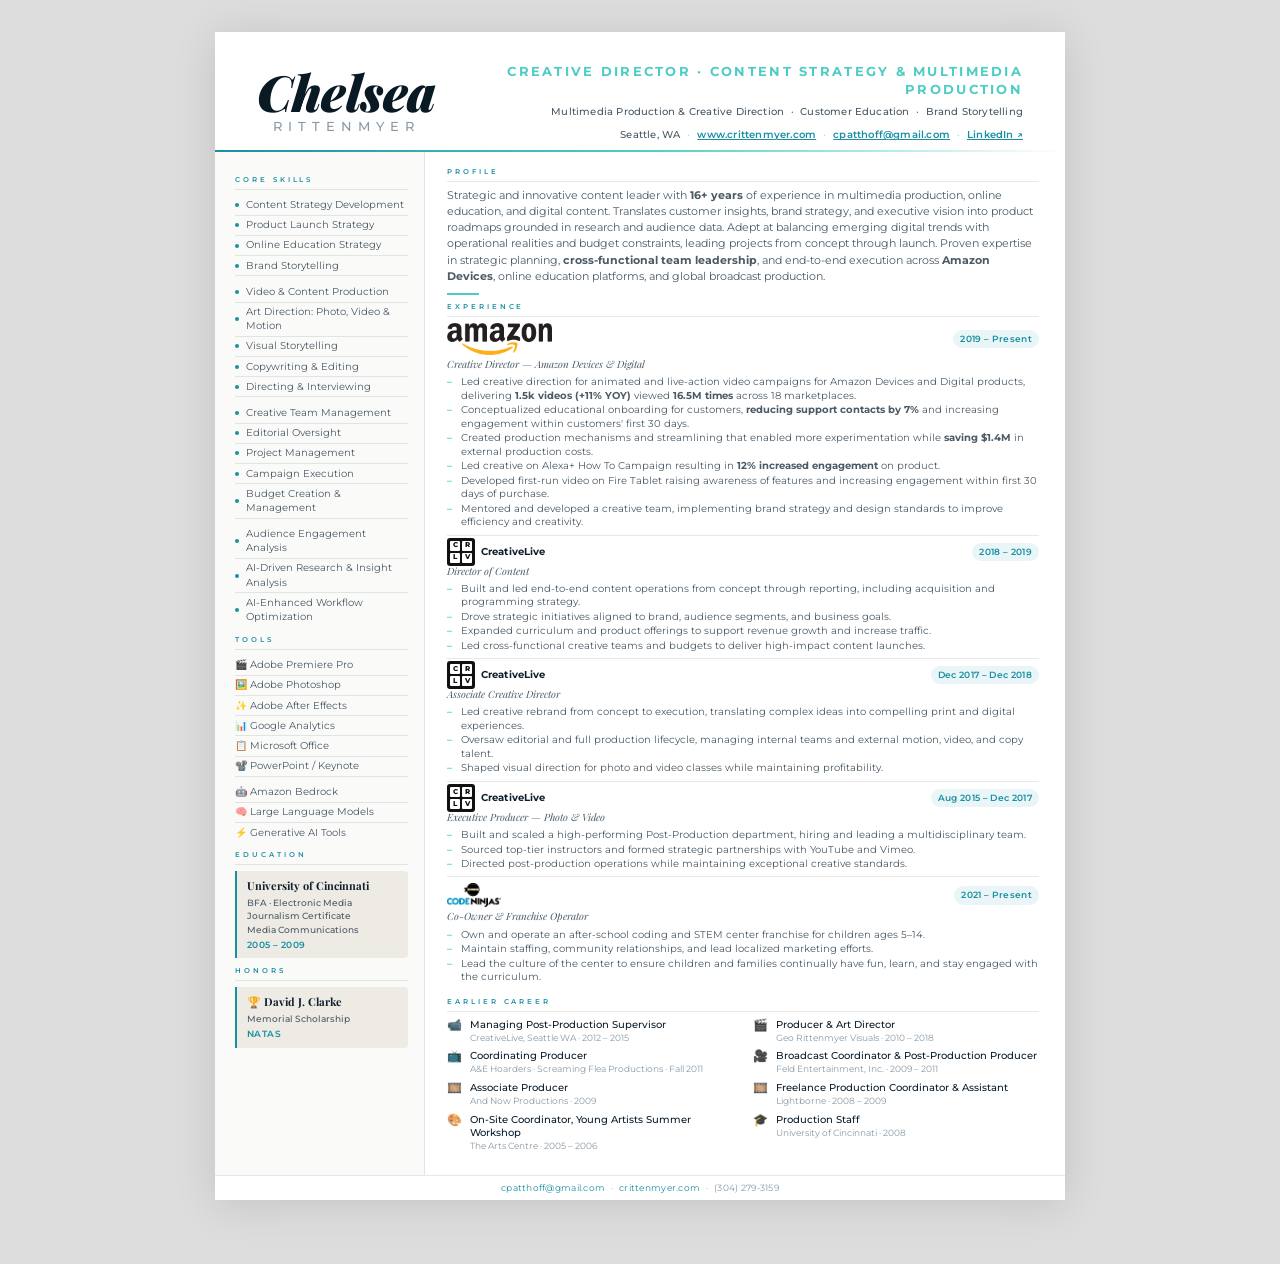
<file: CrittenmyerResume2026-1page.html>
<!doctype html>
<html lang="en">
    <head>
        <meta charset="UTF-8" />
        <meta name="viewport" content="width=device-width, initial-scale=1.0" />
        <title>Chelsea Rittenmyer — Resume</title>
        <link
            href="https://fonts.googleapis.com/css2?family=Playfair+Display:ital,wght@0,700;0,900;1,700;1,900&family=Montserrat:wght@300;400;500;600&display=swap"
            rel="stylesheet"
        />
        <style>
            :root {
                --bg: #f7f4f0;
                --bg2: #eeeae4;
                --ink: #0d1f2d;
                --ink-mid: #4a5a66;
                --ink-soft: #8a9aa6;
                --teal: #1a8fa3;
                --seafoam: #4ecdc4;
                --rule: rgba(13, 31, 45, 0.1);
                --hero-bg: #0a1a24;
            }

            *,
            *::before,
            *::after {
                margin: 0;
                padding: 0;
                box-sizing: border-box;
            }

            body {
                background: #fff;
                color: var(--ink);
                font-family: "Montserrat", sans-serif;
                font-size: 10.5px;
                line-height: 1.42;
                -webkit-print-color-adjust: exact;
                print-color-adjust: exact;
            }

            /* ── PAGE SHELL ── */
            .page {
                width: 850px;
                margin: 0 auto;
                background: #fff;
                box-shadow: 0 4px 40px rgba(0, 0, 0, 0.12);
            }

            /* ── HEADER ── */
            header {
                background: #fff;
                padding: 31px 42px 9px 42px;
                position: relative;
                overflow: hidden;
                display: flex;
                align-items: center;
                justify-content: flex-start;
                gap: 18px;
            }

            header::before {
                display: none;
            }

            /* Teal bottom accent line */
            header::after {
                content: "";
                position: absolute;
                bottom: 0;
                left: 0;
                right: 0;
                height: 2px;
                background: linear-gradient(
                    90deg,
                    var(--teal) 0%,
                    var(--seafoam) 50%,
                    transparent 100%
                );
            }

            /* ── LOGO / NAME LOCKUP ── */
            .name-lockup {
                position: relative;
                z-index: 1;
                flex-shrink: 0;
            }

            .name-chelsea {
                font-family: "Playfair Display", serif;
                font-size: 50px;
                font-style: italic;
                font-weight: 900;
                color: #0a1a24;
                line-height: 0.9;
                letter-spacing: -0.01em;
                position: relative;
                display: inline-block;
            }

            .name-chelsea::after {
                display: none;
            }

            .name-rittenmyer {
                font-family: "Montserrat", sans-serif;
                font-size: 12.5px;
                font-weight: 500;
                color: var(--ink-soft);
                letter-spacing: 0.48em;
                text-transform: uppercase;
                margin-top: 1px;
                text-align: center;
            }

            /* ── HEADER RIGHT ── */
            .header-right {
                position: relative;
                z-index: 1;
                text-align: right;
                flex: 1;
            }

            .header-title {
                font-family: "Montserrat", sans-serif;
                font-size: 9.5pt;
                font-weight: 700;
                letter-spacing: 0.18em;
                text-transform: uppercase;
                color: var(--seafoam);
                margin-bottom: 6px;
            }

            .header-tagline {
                font-size: 9.5px;
                font-weight: 500;
                color: var(--ink-mid);
                margin-bottom: 10px;
                letter-spacing: 0.02em;
            }

            .header-contacts {
                display: flex;
                flex-wrap: wrap;
                gap: 4px 0;
                justify-content: flex-end;
            }

            .contact-item {
                font-size: 10px;
                font-weight: 500;
                color: var(--ink-mid);
                letter-spacing: 0.02em;
            }

            .contact-sep {
                color: var(--seafoam);
                margin: 0 7px;
                font-size: 10px;
            }

            /* ── BODY ── */
            .body {
                display: grid;
                grid-template-columns: 210px 1fr;
            }

            /* ── LEFT SIDEBAR ── */
            .sidebar {
                background: #fafaf9;
                padding: 15px 16px 15px 20px;
                border-right: 1px solid var(--rule);
            }

            /* ── RIGHT MAIN ── */
            .main {
                background: #fff;
                padding: 15px 26px 15px 22px;
            }

            /* ── SECTION LABELS ── */
            .section-label {
                font-size: 7px;
                font-weight: 600;
                letter-spacing: 0.42em;
                text-transform: uppercase;
                color: var(--teal);
                margin-bottom: 4px;
            }

            .section-rule {
                height: 1px;
                background: var(--rule);
                margin-bottom: 6px;
            }

            .sidebar-section {
                margin-bottom: 8px;
            }
            .main-section {
                margin-bottom: 7px;
            }

            /* ── SKILL LIST ── */
            .skill-list {
                list-style: none;
            }

            .skill-list li {
                font-size: 10px;
                font-weight: 400;
                color: var(--ink-mid);
                padding: 2.5px 0;
                border-bottom: 1px solid var(--rule);
                display: flex;
                align-items: center;
                gap: 7px;
            }

            .skill-list li:last-child {
                border-bottom: none;
            }

            .skill-list li.skill-group-break {
                margin-top: 6px;
            }

            .skill-dot {
                width: 4px;
                height: 4px;
                border-radius: 50%;
                background: var(--teal);
                flex-shrink: 0;
            }

            /* ── SIDEBAR EDU / AWARDS ── */
            .sidebar-card {
                background: var(--bg2);
                border-left: 2px solid var(--teal);
                padding: 7px 10px;
                margin-bottom: 7px;
                border-radius: 0 4px 4px 0;
            }

            .sidebar-card-title {
                font-family: "Playfair Display", serif;
                font-size: 11px;
                font-weight: 700;
                color: var(--ink);
                margin-bottom: 2px;
            }

            .sidebar-card-sub {
                font-size: 9px;
                font-weight: 500;
                color: var(--ink-mid);
                line-height: 1.5;
            }

            .sidebar-card-date {
                font-size: 8.5px;
                font-weight: 600;
                color: var(--teal);
                margin-top: 3px;
                letter-spacing: 0.05em;
            }

            /* ── PROFILE SUMMARY ── */
            .profile-text {
                font-size: 10.5px;
                font-weight: 400;
                color: var(--ink-mid);
                line-height: 1.55;
            }

            .profile-accent {
                display: block;
                width: 32px;
                height: 2px;
                background: var(--seafoam);
                margin-top: 8px;
            }

            /* ── EXPERIENCE BLOCK ── */
            .exp-block {
                margin-bottom: 6px;
                padding-bottom: 6px;
                border-bottom: 1px solid var(--rule);
            }
            .exp-block:last-child {
                border-bottom: none;
                margin-bottom: 0;
            }

            .exp-header {
                display: flex;
                align-items: center;
                justify-content: space-between;
                gap: 12px;
                margin-bottom: 2px;
            }

            .exp-logo-name {
                display: flex;
                align-items: center;
                gap: 10px;
            }

            /* Company logo badges */
            .logo-badge {
                height: 20px;
                display: flex;
                align-items: center;
                justify-content: center;
                border-radius: 4px;
                padding: 0 7px;
                flex-shrink: 0;
            }

            .logo-img {
                display: block;
                object-fit: contain;
                flex-shrink: 0;
            }

            .logo-img-amazon {
                height: 32px;
                width: auto;
                max-width: 110px;
            }

            .logo-img-ninjas {
                height: 24px;
                width: auto;
            }

            .logo-cl {
                background: transparent;
                border: none;
                padding: 0;
                gap: 6px;
                align-items: center;
            }

            /* 4-square CRLV grid */
            .cl-grid {
                display: grid;
                grid-template-columns: 1fr 1fr;
                grid-template-rows: 1fr 1fr;
                gap: 2px;
                width: 28px;
                height: 28px;
                background: #111;
                padding: 3px;
                border-radius: 3px;
                flex-shrink: 0;
            }

            .cl-grid span {
                background: #fff;
                display: flex;
                align-items: center;
                justify-content: center;
                font-family: "Montserrat", sans-serif;
                font-size: 6.5px;
                font-weight: 800;
                color: #111;
                border-radius: 1px;
                line-height: 1;
            }

            .logo-cl-name {
                font-family: "Montserrat", sans-serif;
                font-size: 10px;
                font-weight: 700;
                color: var(--ink);
                letter-spacing: 0.01em;
            }

            .exp-company {
                font-family: "Playfair Display", serif;
                font-size: 12.5px;
                font-weight: 700;
                color: var(--ink);
                line-height: 1.1;
            }

            .exp-date {
                font-size: 8.5px;
                font-weight: 600;
                color: var(--teal);
                background: rgba(26, 143, 163, 0.09);
                padding: 3px 7px;
                border-radius: 20px;
                white-space: nowrap;
                flex-shrink: 0;
                letter-spacing: 0.04em;
            }

            .exp-role {
                font-family: "Playfair Display", serif;
                font-size: 10px;
                font-style: italic;
                font-weight: 400;
                color: var(--ink-mid);
                margin-bottom: 4px;
            }

            .exp-bullets {
                list-style: none;
                display: flex;
                flex-direction: column;
                gap: 1px;
            }

            .exp-bullets li {
                font-size: 9.5px;
                font-weight: 400;
                color: var(--ink-mid);
                line-height: 1.42;
                position: relative;
                padding-left: 14px;
            }

            .exp-bullets li::before {
                content: "–";
                color: var(--seafoam);
                font-weight: 600;
                position: absolute;
                left: 0;
                top: 0;
            }

            /* ── EARLIER CAREER ── */
            .earlier-list {
                display: grid;
                grid-template-columns: 1fr 1fr;
                gap: 5px 20px;
            }

            .earlier-item {
                display: flex;
                gap: 8px;
                align-items: flex-start;
            }

            .earlier-emoji {
                font-size: 12px;
                line-height: 1;
                flex-shrink: 0;
                margin-top: 1px;
            }

            .earlier-text {
            }
            .earlier-role {
                font-size: 10px;
                font-weight: 500;
                color: var(--ink);
                line-height: 1.3;
            }
            .earlier-co {
                font-size: 9px;
                color: var(--ink-soft);
                margin-top: 1px;
            }

            /* ── FOOTER ── */
            footer {
                background: #fff;
                padding: 6px 48px;
                display: flex;
                justify-content: center;
                align-items: center;
                gap: 6px;
                border-top: 1.5px solid var(--rule);
            }

            .footer-item {
                font-size: 9px;
                font-weight: 400;
                color: var(--ink-soft);
                letter-spacing: 0.03em;
            }

            .footer-sep {
                color: var(--seafoam);
                font-size: 9px;
            }

            /* ── PRINT ── */
            @media print {
                html {
                    zoom: 0.92;
                }
                body {
                    background: #fff;
                }
                .page {
                    box-shadow: none;
                    width: 100%;
                }
                @page {
                    margin: 0;
                    size: letter portrait;
                }
            }

            @media screen {
                body {
                    background: #ddd;
                    padding: 32px 0 64px;
                }
            }
        </style>
    </head>
    <body>
        <div class="page">
            <!-- ══ HEADER ══ -->
            <header>
                <div class="name-lockup">
                    <div class="name-chelsea">Chelsea</div>
                    <div class="name-rittenmyer">Rittenmyer</div>
                </div>
                <div class="header-right">
                    <div class="header-title">
                        Creative Director · Content Strategy &amp; Multimedia
                        Production
                    </div>
                    <div class="header-tagline">
                        Multimedia Production &amp; Creative
                        Direction&nbsp;&nbsp;·&nbsp;&nbsp;Customer
                        Education&nbsp;&nbsp;·&nbsp;&nbsp;Brand Storytelling
                    </div>
                    <div class="header-contacts">
                        <span class="contact-item">Seattle, WA</span>
                        <span class="contact-sep">·</span>
                        <span class="contact-item"
                            ><a
                                href="http://crittenmyer.com"
                                target="_blank"
                                rel="noopener"
                                style="color: var(--teal); font-weight: 600"
                                >www.crittenmyer.com</a
                            ></span
                        >
                        <span class="contact-sep">·</span>
                        <span class="contact-item"
                            ><a
                                href="mailto:cpatthoff@gmail.com"
                                style="color: var(--teal); font-weight: 600"
                                >cpatthoff@gmail.com</a
                            ></span
                        >
                        <span class="contact-sep">·</span>
                        <span class="contact-item"
                            ><a
                                href="https://www.linkedin.com/in/chelsea-rittenmyer-says-hello/"
                                target="_blank"
                                rel="noopener"
                                style="color: var(--teal); font-weight: 600"
                                >LinkedIn ↗</a
                            ></span
                        >
                    </div>
                </div>
            </header>

            <!-- ══ BODY ══ -->
            <div class="body">
                <!-- ── SIDEBAR ── -->
                <aside class="sidebar">
                    <div
                        class="sidebar-section"
                        style="margin-bottom: 8px"
                    ></div>
                    <div class="sidebar-section">
                        <div class="section-label">Core Skills</div>
                        <div class="section-rule"></div>
                        <ul class="skill-list">
                            <li>
                                <span class="skill-dot"></span>Content Strategy
                                Development
                            </li>
                            <li>
                                <span class="skill-dot"></span>Product Launch
                                Strategy
                            </li>
                            <li>
                                <span class="skill-dot"></span>Online Education
                                Strategy
                            </li>
                            <li>
                                <span class="skill-dot"></span>Brand
                                Storytelling
                            </li>
                            <li class="skill-group-break">
                                <span class="skill-dot"></span>Video &amp;
                                Content Production
                            </li>
                            <li>
                                <span class="skill-dot"></span>Art Direction:
                                Photo, Video &amp; Motion
                            </li>
                            <li>
                                <span class="skill-dot"></span>Visual
                                Storytelling
                            </li>
                            <li>
                                <span class="skill-dot"></span>Copywriting &amp;
                                Editing
                            </li>
                            <li>
                                <span class="skill-dot"></span>Directing &amp;
                                Interviewing
                            </li>
                            <li class="skill-group-break">
                                <span class="skill-dot"></span>Creative Team
                                Management
                            </li>
                            <li>
                                <span class="skill-dot"></span>Editorial
                                Oversight
                            </li>
                            <li>
                                <span class="skill-dot"></span>Project
                                Management
                            </li>
                            <li>
                                <span class="skill-dot"></span>Campaign
                                Execution
                            </li>
                            <li>
                                <span class="skill-dot"></span>Budget Creation
                                &amp; Management
                            </li>
                            <li class="skill-group-break">
                                <span class="skill-dot"></span>Audience
                                Engagement Analysis
                            </li>
                            <li>
                                <span class="skill-dot"></span>AI-Driven
                                Research &amp; Insight Analysis
                            </li>
                            <li>
                                <span class="skill-dot"></span>AI-Enhanced
                                Workflow Optimization
                            </li>
                        </ul>
                    </div>

                    <div class="sidebar-section">
                        <div class="section-label">Tools</div>
                        <div class="section-rule"></div>
                        <ul class="skill-list">
                            <li>🎬 Adobe Premiere Pro</li>
                            <li>🖼️ Adobe Photoshop</li>
                            <li>✨ Adobe After Effects</li>
                            <li>📊 Google Analytics</li>
                            <li>📋 Microsoft Office</li>
                            <li>📽️ PowerPoint / Keynote</li>
                            <li class="skill-group-break">🤖 Amazon Bedrock</li>
                            <li>🧠 Large Language Models</li>
                            <li>⚡ Generative AI Tools</li>
                        </ul>
                    </div>

                    <div class="sidebar-section">
                        <div class="section-label">Education</div>
                        <div class="section-rule"></div>
                        <div class="sidebar-card">
                            <div class="sidebar-card-title">
                                University of Cincinnati
                            </div>
                            <div class="sidebar-card-sub">
                                BFA · Electronic Media<br />
                                Journalism Certificate<br />
                                Media Communications
                            </div>
                            <div class="sidebar-card-date">2005 – 2009</div>
                        </div>
                    </div>

                    <div class="sidebar-section">
                        <div class="section-label">Honors</div>
                        <div class="section-rule"></div>
                        <div class="sidebar-card">
                            <div class="sidebar-card-title">
                                🏆 David J. Clarke
                            </div>
                            <div class="sidebar-card-sub">
                                Memorial Scholarship
                            </div>
                            <div class="sidebar-card-date">NATAS</div>
                        </div>
                    </div>
                </aside>

                <!-- ── MAIN ── -->
                <main class="main">
                    <!-- Profile -->
                    <div class="main-section">
                        <div class="section-label">Profile</div>
                        <div class="section-rule"></div>
                        <p class="profile-text">
                            Strategic and innovative content leader with
                            <strong>16+ years</strong> of experience in
                            multimedia production, online education, and digital
                            content. Translates customer insights, brand
                            strategy, and executive vision into product roadmaps
                            grounded in research and audience data. Adept at
                            balancing emerging digital trends with operational
                            realities and budget constraints, leading projects
                            from concept through launch. Proven expertise in
                            strategic planning,
                            <strong>cross-functional team leadership</strong>,
                            and end-to-end execution across
                            <strong>Amazon Devices</strong>, online education
                            platforms, and global broadcast production.
                        </p>
                        <span class="profile-accent"></span>
                    </div>

                    <!-- Experience -->
                    <div class="main-section">
                        <div class="section-label">Experience</div>
                        <div class="section-rule"></div>

                        <!-- Amazon -->
                        <div class="exp-block">
                            <div class="exp-header">
                                <div class="exp-logo-name">
                                    <!-- Amazon logo -->
                                    <img
                                        src="assets/images/amazon-logo.png"
                                        alt="Amazon"
                                        class="logo-img logo-img-amazon"
                                    />
                                </div>
                                <span class="exp-date">2019 – Present</span>
                            </div>
                            <div class="exp-role">
                                Creative Director — Amazon Devices &amp; Digital
                            </div>
                            <ul class="exp-bullets">
                                <li>
                                    Led creative direction for animated and
                                    live-action video campaigns for Amazon
                                    Devices and Digital products, delivering
                                    <strong>1.5k videos (+11% YOY)</strong>
                                    viewed <strong>16.5M times</strong> across
                                    18 marketplaces.
                                </li>
                                <li>
                                    Conceptualized educational onboarding for
                                    customers,
                                    <strong
                                        >reducing support contacts by 7%</strong
                                    >
                                    and increasing engagement within customers'
                                    first 30 days.
                                </li>
                                <li>
                                    Created production mechanisms and
                                    streamlining that enabled more
                                    experimentation while
                                    <strong>saving $1.4M</strong> in external
                                    production costs.
                                </li>
                                <li>
                                    Led creative on Alexa+ How To Campaign
                                    resulting in
                                    <strong>12% increased engagement</strong> on
                                    product.
                                </li>
                                <li>
                                    Developed first-run video on Fire Tablet
                                    raising awareness of features and increasing
                                    engagement within first 30 days of purchase.
                                </li>
                                <li>
                                    Mentored and developed a creative team,
                                    implementing brand strategy and design
                                    standards to improve efficiency and
                                    creativity.
                                </li>
                            </ul>
                        </div>

                        <!-- CL Director -->
                        <div class="exp-block">
                            <div class="exp-header">
                                <div class="exp-logo-name">
                                    <div class="logo-badge logo-cl">
                                        <div class="cl-grid">
                                            <span>C</span><span>R</span
                                            ><span>L</span><span>V</span>
                                        </div>
                                        <span class="logo-cl-name"
                                            >CreativeLive</span
                                        >
                                    </div>
                                </div>
                                <span class="exp-date">2018 – 2019</span>
                            </div>
                            <div class="exp-role">Director of Content</div>
                            <ul class="exp-bullets">
                                <li>
                                    Built and led end-to-end content operations
                                    from concept through reporting, including
                                    acquisition and programming strategy.
                                </li>
                                <li>
                                    Drove strategic initiatives aligned to
                                    brand, audience segments, and business
                                    goals.
                                </li>
                                <li>
                                    Expanded curriculum and product offerings to
                                    support revenue growth and increase traffic.
                                </li>
                                <li>
                                    Led cross-functional creative teams and
                                    budgets to deliver high-impact content
                                    launches.
                                </li>
                            </ul>
                        </div>

                        <!-- CL ACD -->
                        <div class="exp-block">
                            <div class="exp-header">
                                <div class="exp-logo-name">
                                    <div class="logo-badge logo-cl">
                                        <div class="cl-grid">
                                            <span>C</span><span>R</span
                                            ><span>L</span><span>V</span>
                                        </div>
                                        <span class="logo-cl-name"
                                            >CreativeLive</span
                                        >
                                    </div>
                                </div>
                                <span class="exp-date"
                                    >Dec 2017 – Dec 2018</span
                                >
                            </div>
                            <div class="exp-role">
                                Associate Creative Director
                            </div>
                            <ul class="exp-bullets">
                                <li>
                                    Led creative rebrand from concept to
                                    execution, translating complex ideas into
                                    compelling print and digital experiences.
                                </li>
                                <li>
                                    Oversaw editorial and full production
                                    lifecycle, managing internal teams and
                                    external motion, video, and copy talent.
                                </li>
                                <li>
                                    Shaped visual direction for photo and video
                                    classes while maintaining profitability.
                                </li>
                            </ul>
                        </div>

                        <!-- CL EP -->
                        <div class="exp-block">
                            <div class="exp-header">
                                <div class="exp-logo-name">
                                    <div class="logo-badge logo-cl">
                                        <div class="cl-grid">
                                            <span>C</span><span>R</span
                                            ><span>L</span><span>V</span>
                                        </div>
                                        <span class="logo-cl-name"
                                            >CreativeLive</span
                                        >
                                    </div>
                                </div>
                                <span class="exp-date"
                                    >Aug 2015 – Dec 2017</span
                                >
                            </div>
                            <div class="exp-role">
                                Executive Producer — Photo &amp; Video
                            </div>
                            <ul class="exp-bullets">
                                <li>
                                    Built and scaled a high-performing
                                    Post-Production department, hiring and
                                    leading a multidisciplinary team.
                                </li>
                                <li>
                                    Sourced top-tier instructors and formed
                                    strategic partnerships with YouTube and
                                    Vimeo.
                                </li>
                                <li>
                                    Directed post-production operations while
                                    maintaining exceptional creative standards.
                                </li>
                            </ul>
                        </div>

                        <!-- Code Ninjas -->
                        <div class="exp-block">
                            <div class="exp-header">
                                <div class="exp-logo-name">
                                    <!-- Code Ninjas logo -->
                                    <img
                                        src="assets/images/code-ninjas-logo.png"
                                        alt="Code Ninjas"
                                        class="logo-img logo-img-ninjas"
                                    />
                                </div>
                                <span class="exp-date">2021 – Present</span>
                            </div>
                            <div class="exp-role">
                                Co-Owner &amp; Franchise Operator
                            </div>
                            <ul class="exp-bullets">
                                <li>
                                    Own and operate an after-school coding and
                                    STEM center franchise for children ages
                                    5–14.
                                </li>
                                <li>
                                    Maintain staffing, community relationships,
                                    and lead localized marketing efforts.
                                </li>
                                <li>
                                    Lead the culture of the center to ensure
                                    children and families continually have fun,
                                    learn, and stay engaged with the curriculum.
                                </li>
                            </ul>
                        </div>
                    </div>

                    <!-- Earlier Career -->
                    <div class="main-section">
                        <div class="section-label">Earlier Career</div>
                        <div class="section-rule"></div>
                        <div class="earlier-list">
                            <div class="earlier-item">
                                <span class="earlier-emoji">📹</span>
                                <div class="earlier-text">
                                    <div class="earlier-role">
                                        Managing Post-Production Supervisor
                                    </div>
                                    <div class="earlier-co">
                                        CreativeLive, Seattle WA · 2012 – 2015
                                    </div>
                                </div>
                            </div>
                            <div class="earlier-item">
                                <span class="earlier-emoji">🎬</span>
                                <div class="earlier-text">
                                    <div class="earlier-role">
                                        Producer &amp; Art Director
                                    </div>
                                    <div class="earlier-co">
                                        Geo Rittenmyer Visuals · 2010 – 2018
                                    </div>
                                </div>
                            </div>
                            <div class="earlier-item">
                                <span class="earlier-emoji">📺</span>
                                <div class="earlier-text">
                                    <div class="earlier-role">
                                        Coordinating Producer
                                    </div>
                                    <div class="earlier-co">
                                        A&amp;E Hoarders · Screaming Flea
                                        Productions · Fall 2011
                                    </div>
                                </div>
                            </div>
                            <div class="earlier-item">
                                <span class="earlier-emoji">🎥</span>
                                <div class="earlier-text">
                                    <div class="earlier-role">
                                        Broadcast Coordinator &amp;
                                        Post-Production Producer
                                    </div>
                                    <div class="earlier-co">
                                        Feld Entertainment, Inc. · 2009 – 2011
                                    </div>
                                </div>
                            </div>
                            <div class="earlier-item">
                                <span class="earlier-emoji">🎞️</span>
                                <div class="earlier-text">
                                    <div class="earlier-role">
                                        Associate Producer
                                    </div>
                                    <div class="earlier-co">
                                        And Now Productions · 2009
                                    </div>
                                </div>
                            </div>
                            <div class="earlier-item">
                                <span class="earlier-emoji">🎞️</span>
                                <div class="earlier-text">
                                    <div class="earlier-role">
                                        Freelance Production Coordinator &amp;
                                        Assistant
                                    </div>
                                    <div class="earlier-co">
                                        Lightborne · 2008 – 2009
                                    </div>
                                </div>
                            </div>
                            <div class="earlier-item">
                                <span class="earlier-emoji">🎨</span>
                                <div class="earlier-text">
                                    <div class="earlier-role">
                                        On-Site Coordinator, Young Artists
                                        Summer Workshop
                                    </div>
                                    <div class="earlier-co">
                                        The Arts Centre · 2005 – 2006
                                    </div>
                                </div>
                            </div>
                            <div class="earlier-item">
                                <span class="earlier-emoji">🎓</span>
                                <div class="earlier-text">
                                    <div class="earlier-role">
                                        Production Staff
                                    </div>
                                    <div class="earlier-co">
                                        University of Cincinnati · 2008
                                    </div>
                                </div>
                            </div>
                        </div>
                    </div>
                </main>
            </div>

            <!-- ══ FOOTER ══ -->
            <footer>
                <span class="footer-item"
                    ><a
                        href="mailto:cpatthoff@gmail.com"
                        style="color: var(--teal); text-decoration: none"
                        >cpatthoff@gmail.com</a
                    ></span
                >
                <span class="footer-sep">·</span>
                <span class="footer-item"
                    ><a
                        href="http://crittenmyer.com"
                        target="_blank"
                        rel="noopener"
                        style="color: var(--teal); text-decoration: none"
                        >crittenmyer.com</a
                    ></span
                >
                <span class="footer-sep">·</span>
                <span class="footer-item">(304) 279-3159</span>
            </footer>
        </div>
    </body>
</html>
</file>
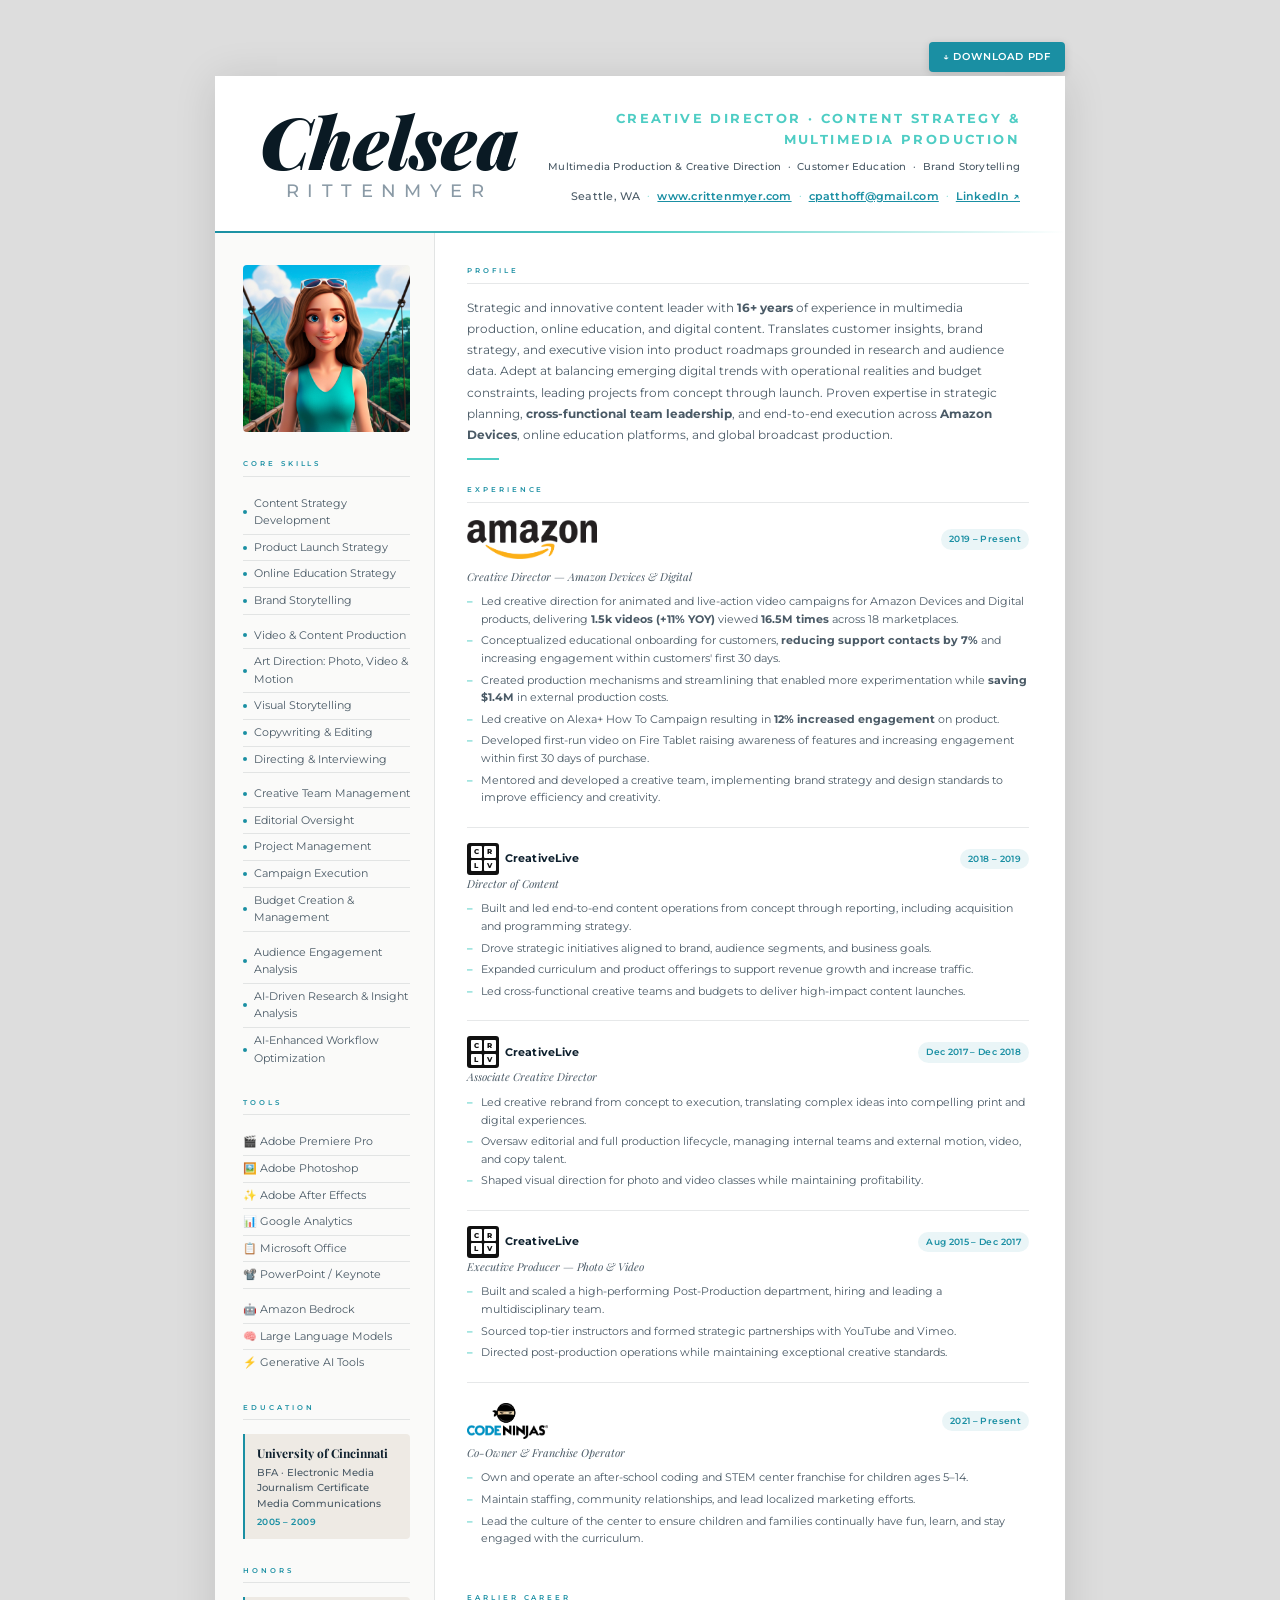
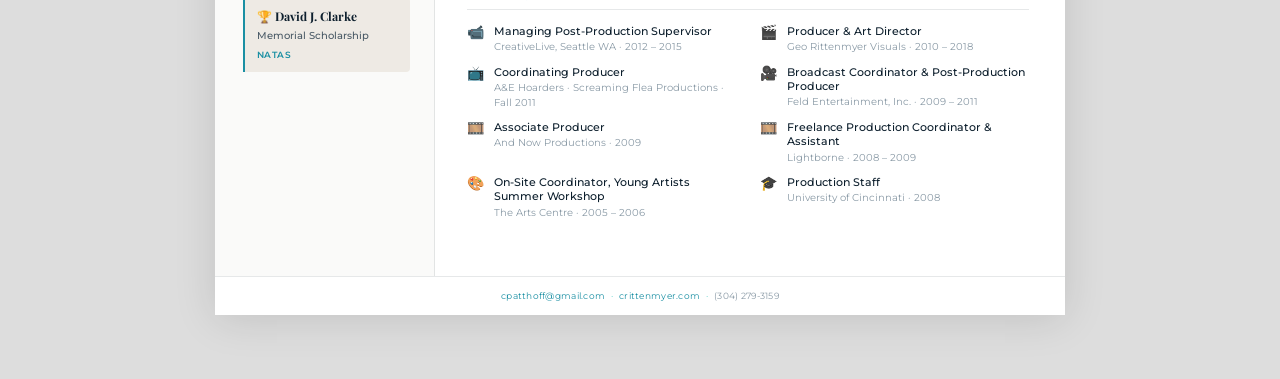
<file: CrittenmyerResume2026.html>
<!doctype html>
<html lang="en">
    <head>
        <meta charset="UTF-8" />
        <meta name="viewport" content="width=device-width, initial-scale=1.0" />
        <title>Chelsea Rittenmyer — Resume</title>
        <link
            href="https://fonts.googleapis.com/css2?family=Playfair+Display:ital,wght@0,700;0,900;1,700;1,900&family=Montserrat:wght@300;400;500;600&display=swap"
            rel="stylesheet"
        />
        <style>
            :root {
                --bg: #f7f4f0;
                --bg2: #eeeae4;
                --ink: #0d1f2d;
                --ink-mid: #4a5a66;
                --ink-soft: #8a9aa6;
                --teal: #1a8fa3;
                --seafoam: #4ecdc4;
                --rule: rgba(13, 31, 45, 0.1);
                --hero-bg: #0a1a24;
            }

            *,
            *::before,
            *::after {
                margin: 0;
                padding: 0;
                box-sizing: border-box;
            }

            body {
                background: #fff;
                color: var(--ink);
                font-family: "Montserrat", sans-serif;
                font-size: 13px;
                line-height: 1.6;
                -webkit-print-color-adjust: exact;
                print-color-adjust: exact;
            }

            /* ── PAGE SHELL ── */
            .page {
                width: 850px;
                min-height: 1100px;
                margin: 0 auto;
                background: #fff;
                box-shadow: 0 4px 40px rgba(0, 0, 0, 0.12);
            }

            /* ── HEADER ── */
            header {
                background: #fff;
                padding: 32px 45px 28px 45px;
                position: relative;
                overflow: hidden;
                display: flex;
                align-items: center;
                justify-content: flex-start;
                gap: 18px;
            }

            header::before {
                display: none;
            }

            /* Teal bottom accent line */
            header::after {
                content: "";
                position: absolute;
                bottom: 0;
                left: 0;
                right: 0;
                height: 2px;
                background: linear-gradient(
                    90deg,
                    var(--teal) 0%,
                    var(--seafoam) 50%,
                    transparent 100%
                );
            }

            /* ── LOGO / NAME LOCKUP ── */
            .name-lockup {
                position: relative;
                z-index: 1;
                flex-shrink: 0;
            }

            .name-chelsea {
                font-family: "Playfair Display", serif;
                font-size: 72px;
                font-style: italic;
                font-weight: 900;
                color: #0a1a24;
                line-height: 0.9;
                letter-spacing: -0.01em;
                position: relative;
                display: inline-block;
            }

            .name-chelsea::after {
                display: none;
            }

            .name-rittenmyer {
                font-family: "Montserrat", sans-serif;
                font-size: 17.5px;
                font-weight: 500;
                color: var(--ink-soft);
                letter-spacing: 0.48em;
                text-transform: uppercase;
                margin-top: 1px;
                text-align: center;
            }

            /* ── HEADER RIGHT ── */
            .header-right {
                position: relative;
                z-index: 1;
                text-align: right;
                flex: 1;
            }

            .header-title {
                font-family: "Montserrat", sans-serif;
                font-size: 10pt;
                font-weight: 700;
                letter-spacing: 0.18em;
                text-transform: uppercase;
                color: var(--seafoam);
                margin-bottom: 8px;
            }

            .header-tagline {
                font-size: 9.5px;
                font-weight: 500;
                color: var(--ink-mid);
                margin-bottom: 14px;
                letter-spacing: 0.02em;
            }

            .header-contacts {
                display: flex;
                flex-wrap: wrap;
                gap: 4px 0;
                justify-content: flex-end;
            }

            .contact-item {
                font-size: 11px;
                font-weight: 500;
                color: var(--ink-mid);
                letter-spacing: 0.02em;
            }

            .contact-sep {
                color: var(--seafoam);
                margin: 0 7px;
                font-size: 10px;
            }

            /* ── BODY ── */
            .body {
                display: grid;
                grid-template-columns: 220px 1fr;
                min-height: 960px;
            }

            /* ── LEFT SIDEBAR ── */
            .sidebar {
                background: #fafaf9;
                padding: 32px 24px 32px 28px;
                border-right: 1px solid var(--rule);
            }

            /* ── RIGHT MAIN ── */
            .main {
                background: #fff;
                padding: 32px 36px 32px 32px;
            }

            /* ── SECTION LABELS ── */
            .section-label {
                font-size: 7px;
                font-weight: 600;
                letter-spacing: 0.42em;
                text-transform: uppercase;
                color: var(--teal);
                margin-bottom: 6px;
            }

            .section-rule {
                height: 1px;
                background: var(--rule);
                margin-bottom: 14px;
            }

            .sidebar-section {
                margin-bottom: 26px;
            }
            .main-section {
                margin-bottom: 24px;
            }

            /* ── SKILL LIST ── */
            .skill-list {
                list-style: none;
            }

            .skill-list li {
                font-size: 11px;
                font-weight: 400;
                color: var(--ink-mid);
                padding: 4px 0;
                border-bottom: 1px solid var(--rule);
                display: flex;
                align-items: center;
                gap: 7px;
            }

            .skill-list li:last-child {
                border-bottom: none;
            }

            .skill-list li.skill-group-break {
                margin-top: 8px;
            }

            .skill-dot {
                width: 4px;
                height: 4px;
                border-radius: 50%;
                background: var(--teal);
                flex-shrink: 0;
            }

            /* ── SIDEBAR EDU / AWARDS ── */
            .sidebar-card {
                background: var(--bg2);
                border-left: 2px solid var(--teal);
                padding: 10px 12px;
                margin-bottom: 10px;
                border-radius: 0 4px 4px 0;
            }

            .sidebar-card-title {
                font-family: "Playfair Display", serif;
                font-size: 12px;
                font-weight: 700;
                color: var(--ink);
                margin-bottom: 2px;
            }

            .sidebar-card-sub {
                font-size: 9.5px;
                font-weight: 500;
                color: var(--ink-mid);
                line-height: 1.6;
            }

            .sidebar-card-date {
                font-size: 9px;
                font-weight: 600;
                color: var(--teal);
                margin-top: 4px;
                letter-spacing: 0.05em;
            }

            /* ── PROFILE SUMMARY ── */
            .profile-text {
                font-size: 11.5px;
                font-weight: 400;
                color: var(--ink-mid);
                line-height: 1.85;
            }

            .profile-accent {
                display: block;
                width: 32px;
                height: 2px;
                background: var(--seafoam);
                margin-top: 12px;
            }

            /* ── EXPERIENCE BLOCK ── */
            .exp-block {
                margin-bottom: 20px;
                padding-bottom: 20px;
                border-bottom: 1px solid var(--rule);
            }
            .exp-block:last-child {
                border-bottom: none;
                margin-bottom: 0;
            }

            .exp-header {
                display: flex;
                align-items: center;
                justify-content: space-between;
                gap: 12px;
                margin-bottom: 5px;
            }

            .exp-logo-name {
                display: flex;
                align-items: center;
                gap: 10px;
            }

            /* Company logo badges */
            .logo-badge {
                height: 22px;
                display: flex;
                align-items: center;
                justify-content: center;
                border-radius: 4px;
                padding: 0 7px;
                flex-shrink: 0;
            }

            .logo-img {
                display: block;
                object-fit: contain;
                flex-shrink: 0;
            }

            .logo-img-amazon {
                height: 46px;
                width: auto;
                max-width: 130px;
            }

            .logo-img-ninjas {
                height: 36px;
                width: auto;
            }

            .logo-cl {
                background: transparent;
                border: none;
                padding: 0;
                gap: 6px;
                align-items: center;
            }

            /* 4-square CRLV grid */
            .cl-grid {
                display: grid;
                grid-template-columns: 1fr 1fr;
                grid-template-rows: 1fr 1fr;
                gap: 2.5px;
                width: 32px;
                height: 32px;
                background: #111;
                padding: 3.5px;
                border-radius: 3px;
                flex-shrink: 0;
            }

            .cl-grid span {
                background: #fff;
                display: flex;
                align-items: center;
                justify-content: center;
                font-family: "Montserrat", sans-serif;
                font-size: 7px;
                font-weight: 800;
                color: #111;
                border-radius: 1px;
                line-height: 1;
            }

            .logo-cl-name {
                font-family: "Montserrat", sans-serif;
                font-size: 11px;
                font-weight: 700;
                color: var(--ink);
                letter-spacing: 0.01em;
            }

            .exp-company {
                font-family: "Playfair Display", serif;
                font-size: 14px;
                font-weight: 700;
                color: var(--ink);
                line-height: 1.1;
            }

            .exp-date {
                font-size: 9px;
                font-weight: 600;
                color: var(--teal);
                background: rgba(26, 143, 163, 0.09);
                padding: 3px 8px;
                border-radius: 20px;
                white-space: nowrap;
                flex-shrink: 0;
                letter-spacing: 0.04em;
            }

            .exp-role {
                font-family: "Playfair Display", serif;
                font-size: 11px;
                font-style: italic;
                font-weight: 400;
                color: var(--ink-mid);
                margin-bottom: 8px;
            }

            .exp-bullets {
                list-style: none;
                display: flex;
                flex-direction: column;
                gap: 4px;
            }

            .exp-bullets li {
                font-size: 11px;
                font-weight: 400;
                color: var(--ink-mid);
                line-height: 1.6;
                position: relative;
                padding-left: 14px;
            }

            .exp-bullets li::before {
                content: "–";
                color: var(--seafoam);
                font-weight: 600;
                position: absolute;
                left: 0;
                top: 0;
            }

            /* ── EARLIER CAREER ── */
            .earlier-list {
                display: grid;
                grid-template-columns: 1fr 1fr;
                gap: 10px 24px;
            }

            .earlier-item {
                display: flex;
                gap: 10px;
                align-items: flex-start;
            }

            .earlier-emoji {
                font-size: 14px;
                line-height: 1;
                flex-shrink: 0;
                margin-top: 1px;
            }

            .earlier-text {
            }
            .earlier-role {
                font-size: 11px;
                font-weight: 500;
                color: var(--ink);
                line-height: 1.3;
            }
            .earlier-co {
                font-size: 9.5px;
                color: var(--ink-soft);
                margin-top: 1px;
            }

            /* ── FOOTER ── */
            footer {
                background: #fff;
                padding: 12px 48px;
                display: flex;
                justify-content: center;
                align-items: center;
                gap: 6px;
                border-top: 1.5px solid var(--rule);
            }

            .footer-item {
                font-size: 9px;
                font-weight: 400;
                color: var(--ink-soft);
                letter-spacing: 0.03em;
            }

            .footer-sep {
                color: var(--seafoam);
                font-size: 9px;
            }

            /* ── PRINT ── */
            @media print {
                body {
                    background: #fff;
                }
                .page {
                    box-shadow: none;
                    width: 100%;
                }
                @page {
                    margin: 0;
                    size: letter;
                }
            }

            @media screen {
                body {
                    background: #ddd;
                    padding: 32px 0 64px;
                }
            }
        </style>
    </head>
    <body>
        <div style="width: 850px; margin: 0 auto; display: flex; justify-content: flex-end; padding: 10px 0 4px;">
            <a
                href="CrittenmyerResume2026-1page.pdf"
                download
                style="
                    display: inline-flex;
                    align-items: center;
                    gap: 6px;
                    background: #1a8fa3;
                    color: #fff;
                    font-family: 'Montserrat', sans-serif;
                    font-size: 10px;
                    font-weight: 600;
                    letter-spacing: 0.08em;
                    text-transform: uppercase;
                    text-decoration: none;
                    padding: 7px 14px;
                    border-radius: 4px;
                    box-shadow: 0 2px 8px rgba(0,0,0,0.15);
                "
            >↓ Download PDF</a>
        </div>
        <div class="page">
            <!-- ══ HEADER ══ -->
            <header>
                <div class="name-lockup">
                    <div class="name-chelsea">Chelsea</div>
                    <div class="name-rittenmyer">Rittenmyer</div>
                </div>
                <div class="header-right">
                    <div class="header-title">
                        Creative Director · Content Strategy &amp; Multimedia
                        Production
                    </div>
                    <div class="header-tagline">
                        Multimedia Production &amp; Creative
                        Direction&nbsp;&nbsp;·&nbsp;&nbsp;Customer
                        Education&nbsp;&nbsp;·&nbsp;&nbsp;Brand Storytelling
                    </div>
                    <div class="header-contacts">
                        <span class="contact-item">Seattle, WA</span>
                        <span class="contact-sep">·</span>
                        <span class="contact-item"
                            ><a
                                href="http://crittenmyer.com"
                                target="_blank"
                                rel="noopener"
                                style="color: var(--teal); font-weight: 600"
                                >www.crittenmyer.com</a
                            ></span
                        >
                        <span class="contact-sep">·</span>
                        <span class="contact-item"
                            ><a
                                href="mailto:cpatthoff@gmail.com"
                                style="color: var(--teal); font-weight: 600"
                                >cpatthoff@gmail.com</a
                            ></span
                        >
                        <span class="contact-sep">·</span>
                        <span class="contact-item"
                            ><a
                                href="https://www.linkedin.com/in/chelsea-rittenmyer-says-hello/"
                                target="_blank"
                                rel="noopener"
                                style="color: var(--teal); font-weight: 600"
                                >LinkedIn ↗</a
                            ></span
                        >
                    </div>
                </div>
            </header>

            <!-- ══ BODY ══ -->
            <div class="body">
                <!-- ── SIDEBAR ── -->
                <aside class="sidebar">
                    <div class="sidebar-section">
                        <img
                            src="assets/images/chelsea-hero.jpg"
                            alt="Chelsea Rittenmyer"
                            style="
                                width: 100%;
                                border-radius: 4px;
                                display: block;
                            "
                        />
                    </div>

                    <div class="sidebar-section">
                        <div class="section-label">Core Skills</div>
                        <div class="section-rule"></div>
                        <ul class="skill-list">
                            <li>
                                <span class="skill-dot"></span>Content Strategy
                                Development
                            </li>
                            <li>
                                <span class="skill-dot"></span>Product Launch
                                Strategy
                            </li>
                            <li>
                                <span class="skill-dot"></span>Online Education
                                Strategy
                            </li>
                            <li>
                                <span class="skill-dot"></span>Brand
                                Storytelling
                            </li>
                            <li class="skill-group-break">
                                <span class="skill-dot"></span>Video &amp;
                                Content Production
                            </li>
                            <li>
                                <span class="skill-dot"></span>Art Direction:
                                Photo, Video &amp; Motion
                            </li>
                            <li>
                                <span class="skill-dot"></span>Visual
                                Storytelling
                            </li>
                            <li>
                                <span class="skill-dot"></span>Copywriting &amp;
                                Editing
                            </li>
                            <li>
                                <span class="skill-dot"></span>Directing &amp;
                                Interviewing
                            </li>
                            <li class="skill-group-break">
                                <span class="skill-dot"></span>Creative Team
                                Management
                            </li>
                            <li>
                                <span class="skill-dot"></span>Editorial
                                Oversight
                            </li>
                            <li>
                                <span class="skill-dot"></span>Project
                                Management
                            </li>
                            <li>
                                <span class="skill-dot"></span>Campaign
                                Execution
                            </li>
                            <li>
                                <span class="skill-dot"></span>Budget Creation
                                &amp; Management
                            </li>
                            <li class="skill-group-break">
                                <span class="skill-dot"></span>Audience
                                Engagement Analysis
                            </li>
                            <li>
                                <span class="skill-dot"></span>AI-Driven
                                Research &amp; Insight Analysis
                            </li>
                            <li>
                                <span class="skill-dot"></span>AI-Enhanced
                                Workflow Optimization
                            </li>
                        </ul>
                    </div>

                    <div class="sidebar-section">
                        <div class="section-label">Tools</div>
                        <div class="section-rule"></div>
                        <ul class="skill-list">
                            <li>🎬 Adobe Premiere Pro</li>
                            <li>🖼️ Adobe Photoshop</li>
                            <li>✨ Adobe After Effects</li>
                            <li>📊 Google Analytics</li>
                            <li>📋 Microsoft Office</li>
                            <li>📽️ PowerPoint / Keynote</li>
                            <li class="skill-group-break">🤖 Amazon Bedrock</li>
                            <li>🧠 Large Language Models</li>
                            <li>⚡ Generative AI Tools</li>
                        </ul>
                    </div>

                    <div class="sidebar-section">
                        <div class="section-label">Education</div>
                        <div class="section-rule"></div>
                        <div class="sidebar-card">
                            <div class="sidebar-card-title">
                                University of Cincinnati
                            </div>
                            <div class="sidebar-card-sub">
                                BFA · Electronic Media<br />
                                Journalism Certificate<br />
                                Media Communications
                            </div>
                            <div class="sidebar-card-date">2005 – 2009</div>
                        </div>
                    </div>

                    <div class="sidebar-section">
                        <div class="section-label">Honors</div>
                        <div class="section-rule"></div>
                        <div class="sidebar-card">
                            <div class="sidebar-card-title">
                                🏆 David J. Clarke
                            </div>
                            <div class="sidebar-card-sub">
                                Memorial Scholarship
                            </div>
                            <div class="sidebar-card-date">NATAS</div>
                        </div>
                    </div>
                </aside>

                <!-- ── MAIN ── -->
                <main class="main">
                    <!-- Profile -->
                    <div class="main-section">
                        <div class="section-label">Profile</div>
                        <div class="section-rule"></div>
                        <p class="profile-text">
                            Strategic and innovative content leader with
                            <strong>16+ years</strong> of experience in
                            multimedia production, online education, and digital
                            content. Translates customer insights, brand
                            strategy, and executive vision into product roadmaps
                            grounded in research and audience data. Adept at
                            balancing emerging digital trends with operational
                            realities and budget constraints, leading projects
                            from concept through launch. Proven expertise in
                            strategic planning,
                            <strong>cross-functional team leadership</strong>,
                            and end-to-end execution across
                            <strong>Amazon Devices</strong>, online education
                            platforms, and global broadcast production.
                        </p>
                        <span class="profile-accent"></span>
                    </div>

                    <!-- Experience -->
                    <div class="main-section">
                        <div class="section-label">Experience</div>
                        <div class="section-rule"></div>

                        <!-- Amazon -->
                        <div class="exp-block">
                            <div class="exp-header">
                                <div class="exp-logo-name">
                                    <!-- Amazon logo -->
                                    <img
                                        src="assets/images/amazon-logo.png"
                                        alt="Amazon"
                                        class="logo-img logo-img-amazon"
                                    />
                                </div>
                                <span class="exp-date">2019 – Present</span>
                            </div>
                            <div class="exp-role">
                                Creative Director — Amazon Devices &amp; Digital
                            </div>
                            <ul class="exp-bullets">
                                <li>
                                    Led creative direction for animated and
                                    live-action video campaigns for Amazon
                                    Devices and Digital products, delivering
                                    <strong>1.5k videos (+11% YOY)</strong>
                                    viewed <strong>16.5M times</strong> across
                                    18 marketplaces.
                                </li>
                                <li>
                                    Conceptualized educational onboarding for
                                    customers,
                                    <strong
                                        >reducing support contacts by 7%</strong
                                    >
                                    and increasing engagement within customers'
                                    first 30 days.
                                </li>
                                <li>
                                    Created production mechanisms and
                                    streamlining that enabled more
                                    experimentation while
                                    <strong>saving $1.4M</strong> in external
                                    production costs.
                                </li>
                                <li>
                                    Led creative on Alexa+ How To Campaign
                                    resulting in
                                    <strong>12% increased engagement</strong> on
                                    product.
                                </li>
                                <li>
                                    Developed first-run video on Fire Tablet
                                    raising awareness of features and increasing
                                    engagement within first 30 days of purchase.
                                </li>
                                <li>
                                    Mentored and developed a creative team,
                                    implementing brand strategy and design
                                    standards to improve efficiency and
                                    creativity.
                                </li>
                            </ul>
                        </div>

                        <!-- CL Director -->
                        <div class="exp-block">
                            <div class="exp-header">
                                <div class="exp-logo-name">
                                    <div class="logo-badge logo-cl">
                                        <div class="cl-grid">
                                            <span>C</span><span>R</span
                                            ><span>L</span><span>V</span>
                                        </div>
                                        <span class="logo-cl-name"
                                            >CreativeLive</span
                                        >
                                    </div>
                                </div>
                                <span class="exp-date">2018 – 2019</span>
                            </div>
                            <div class="exp-role">Director of Content</div>
                            <ul class="exp-bullets">
                                <li>
                                    Built and led end-to-end content operations
                                    from concept through reporting, including
                                    acquisition and programming strategy.
                                </li>
                                <li>
                                    Drove strategic initiatives aligned to
                                    brand, audience segments, and business
                                    goals.
                                </li>
                                <li>
                                    Expanded curriculum and product offerings to
                                    support revenue growth and increase traffic.
                                </li>
                                <li>
                                    Led cross-functional creative teams and
                                    budgets to deliver high-impact content
                                    launches.
                                </li>
                            </ul>
                        </div>

                        <!-- CL ACD -->
                        <div class="exp-block">
                            <div class="exp-header">
                                <div class="exp-logo-name">
                                    <div class="logo-badge logo-cl">
                                        <div class="cl-grid">
                                            <span>C</span><span>R</span
                                            ><span>L</span><span>V</span>
                                        </div>
                                        <span class="logo-cl-name"
                                            >CreativeLive</span
                                        >
                                    </div>
                                </div>
                                <span class="exp-date"
                                    >Dec 2017 – Dec 2018</span
                                >
                            </div>
                            <div class="exp-role">
                                Associate Creative Director
                            </div>
                            <ul class="exp-bullets">
                                <li>
                                    Led creative rebrand from concept to
                                    execution, translating complex ideas into
                                    compelling print and digital experiences.
                                </li>
                                <li>
                                    Oversaw editorial and full production
                                    lifecycle, managing internal teams and
                                    external motion, video, and copy talent.
                                </li>
                                <li>
                                    Shaped visual direction for photo and video
                                    classes while maintaining profitability.
                                </li>
                            </ul>
                        </div>

                        <!-- CL EP -->
                        <div class="exp-block">
                            <div class="exp-header">
                                <div class="exp-logo-name">
                                    <div class="logo-badge logo-cl">
                                        <div class="cl-grid">
                                            <span>C</span><span>R</span
                                            ><span>L</span><span>V</span>
                                        </div>
                                        <span class="logo-cl-name"
                                            >CreativeLive</span
                                        >
                                    </div>
                                </div>
                                <span class="exp-date"
                                    >Aug 2015 – Dec 2017</span
                                >
                            </div>
                            <div class="exp-role">
                                Executive Producer — Photo &amp; Video
                            </div>
                            <ul class="exp-bullets">
                                <li>
                                    Built and scaled a high-performing
                                    Post-Production department, hiring and
                                    leading a multidisciplinary team.
                                </li>
                                <li>
                                    Sourced top-tier instructors and formed
                                    strategic partnerships with YouTube and
                                    Vimeo.
                                </li>
                                <li>
                                    Directed post-production operations while
                                    maintaining exceptional creative standards.
                                </li>
                            </ul>
                        </div>

                        <!-- Code Ninjas -->
                        <div class="exp-block">
                            <div class="exp-header">
                                <div class="exp-logo-name">
                                    <!-- Code Ninjas logo -->
                                    <img
                                        src="assets/images/code-ninjas-logo.png"
                                        alt="Code Ninjas"
                                        class="logo-img logo-img-ninjas"
                                    />
                                </div>
                                <span class="exp-date">2021 – Present</span>
                            </div>
                            <div class="exp-role">
                                Co-Owner &amp; Franchise Operator
                            </div>
                            <ul class="exp-bullets">
                                <li>
                                    Own and operate an after-school coding and
                                    STEM center franchise for children ages
                                    5–14.
                                </li>
                                <li>
                                    Maintain staffing, community relationships,
                                    and lead localized marketing efforts.
                                </li>
                                <li>
                                    Lead the culture of the center to ensure
                                    children and families continually have fun,
                                    learn, and stay engaged with the curriculum.
                                </li>
                            </ul>
                        </div>
                    </div>

                    <!-- Earlier Career -->
                    <div class="main-section">
                        <div class="section-label">Earlier Career</div>
                        <div class="section-rule"></div>
                        <div class="earlier-list">
                            <div class="earlier-item">
                                <span class="earlier-emoji">📹</span>
                                <div class="earlier-text">
                                    <div class="earlier-role">
                                        Managing Post-Production Supervisor
                                    </div>
                                    <div class="earlier-co">
                                        CreativeLive, Seattle WA · 2012 – 2015
                                    </div>
                                </div>
                            </div>
                            <div class="earlier-item">
                                <span class="earlier-emoji">🎬</span>
                                <div class="earlier-text">
                                    <div class="earlier-role">
                                        Producer &amp; Art Director
                                    </div>
                                    <div class="earlier-co">
                                        Geo Rittenmyer Visuals · 2010 – 2018
                                    </div>
                                </div>
                            </div>
                            <div class="earlier-item">
                                <span class="earlier-emoji">📺</span>
                                <div class="earlier-text">
                                    <div class="earlier-role">
                                        Coordinating Producer
                                    </div>
                                    <div class="earlier-co">
                                        A&amp;E Hoarders · Screaming Flea
                                        Productions · Fall 2011
                                    </div>
                                </div>
                            </div>
                            <div class="earlier-item">
                                <span class="earlier-emoji">🎥</span>
                                <div class="earlier-text">
                                    <div class="earlier-role">
                                        Broadcast Coordinator &amp;
                                        Post-Production Producer
                                    </div>
                                    <div class="earlier-co">
                                        Feld Entertainment, Inc. · 2009 – 2011
                                    </div>
                                </div>
                            </div>
                            <div class="earlier-item">
                                <span class="earlier-emoji">🎞️</span>
                                <div class="earlier-text">
                                    <div class="earlier-role">
                                        Associate Producer
                                    </div>
                                    <div class="earlier-co">
                                        And Now Productions · 2009
                                    </div>
                                </div>
                            </div>
                            <div class="earlier-item">
                                <span class="earlier-emoji">🎞️</span>
                                <div class="earlier-text">
                                    <div class="earlier-role">
                                        Freelance Production Coordinator &amp;
                                        Assistant
                                    </div>
                                    <div class="earlier-co">
                                        Lightborne · 2008 – 2009
                                    </div>
                                </div>
                            </div>
                            <div class="earlier-item">
                                <span class="earlier-emoji">🎨</span>
                                <div class="earlier-text">
                                    <div class="earlier-role">
                                        On-Site Coordinator, Young Artists
                                        Summer Workshop
                                    </div>
                                    <div class="earlier-co">
                                        The Arts Centre · 2005 – 2006
                                    </div>
                                </div>
                            </div>
                            <div class="earlier-item">
                                <span class="earlier-emoji">🎓</span>
                                <div class="earlier-text">
                                    <div class="earlier-role">
                                        Production Staff
                                    </div>
                                    <div class="earlier-co">
                                        University of Cincinnati · 2008
                                    </div>
                                </div>
                            </div>
                        </div>
                    </div>
                </main>
            </div>

            <!-- ══ FOOTER ══ -->
            <footer>
                <span class="footer-item"
                    ><a href="mailto:cpatthoff@gmail.com"
                        style="color: var(--teal); text-decoration: none;"
                        >cpatthoff@gmail.com</a
                    ></span
                >
                <span class="footer-sep">·</span>
                <span class="footer-item"><a href="http://crittenmyer.com" target="_blank" rel="noopener" style="color: var(--teal); text-decoration: none;">crittenmyer.com</a></span>
                <span class="footer-sep">·</span>
                <span class="footer-item">(304) 279-3159</span>
            </footer>
        </div>
    </body>
</html>
</file>
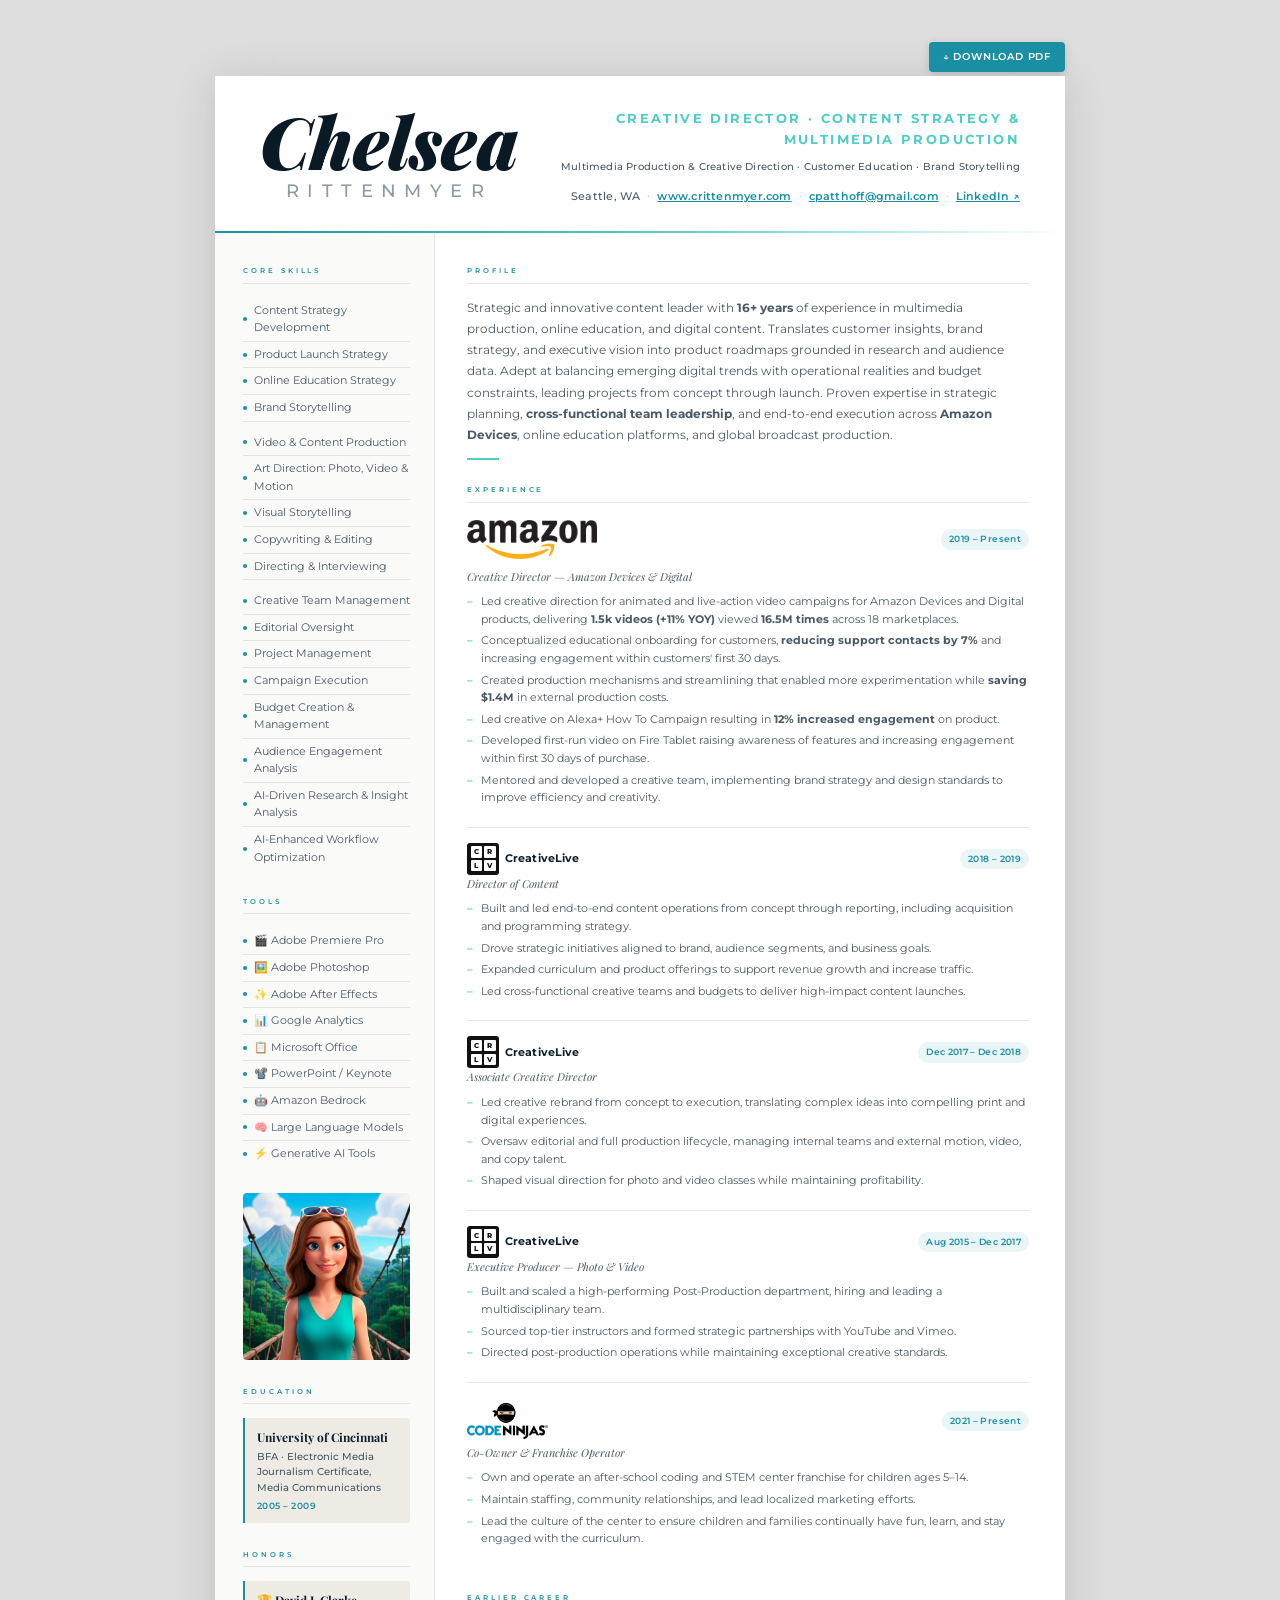
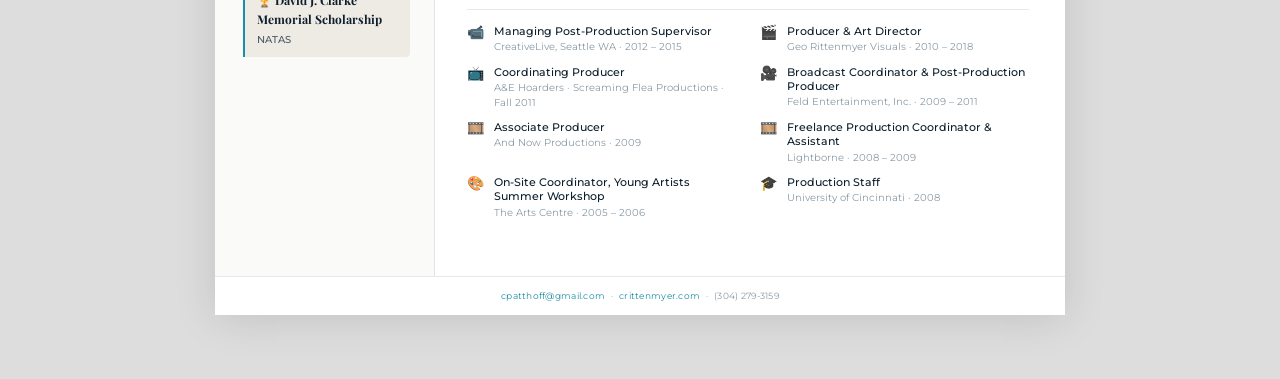
<file: resume-template.html>
<!doctype html>
<html lang="en">
    <head>
        <meta charset="UTF-8" />
        <meta name="viewport" content="width=device-width, initial-scale=1.0" />
        <title>Chelsea Rittenmyer — Resume</title>
        <link
            href="https://fonts.googleapis.com/css2?family=Playfair+Display:ital,wght@0,700;0,900;1,700;1,900&family=Montserrat:wght@300;400;500;600&display=swap"
            rel="stylesheet"
        />
        <style>
            :root {
                --bg: #f7f4f0;
                --bg2: #eeeae4;
                --ink: #0d1f2d;
                --ink-mid: #4a5a66;
                --ink-soft: #8a9aa6;
                --teal: #1a8fa3;
                --seafoam: #4ecdc4;
                --rule: rgba(13, 31, 45, 0.1);
                --hero-bg: #0a1a24;
            }

            *,
            *::before,
            *::after {
                margin: 0;
                padding: 0;
                box-sizing: border-box;
            }

            body {
                background: #fff;
                color: var(--ink);
                font-family: "Montserrat", sans-serif;
                font-size: 13px;
                line-height: 1.6;
                -webkit-print-color-adjust: exact;
                print-color-adjust: exact;
            }

            /* ── PAGE SHELL ── */
            .page {
                width: 850px;
                min-height: 1100px;
                margin: 0 auto;
                background: #fff;
                box-shadow: 0 4px 40px rgba(0, 0, 0, 0.12);
            }

            /* ── HEADER ── */
            header {
                background: #fff;
                padding: 32px 45px 28px 45px;
                position: relative;
                overflow: hidden;
                display: flex;
                align-items: center;
                justify-content: flex-start;
                gap: 18px;
            }

            header::before {
                display: none;
            }

            /* Teal bottom accent line */
            header::after {
                content: "";
                position: absolute;
                bottom: 0;
                left: 0;
                right: 0;
                height: 2px;
                background: linear-gradient(
                    90deg,
                    var(--teal) 0%,
                    var(--seafoam) 50%,
                    transparent 100%
                );
            }

            /* ── LOGO / NAME LOCKUP ── */
            .name-lockup {
                position: relative;
                z-index: 1;
                flex-shrink: 0;
            }

            .name-chelsea {
                font-family: "Playfair Display", serif;
                font-size: 72px;
                font-style: italic;
                font-weight: 900;
                color: #0a1a24;
                line-height: 0.9;
                letter-spacing: -0.01em;
                position: relative;
                display: inline-block;
            }

            .name-chelsea::after {
                display: none;
            }

            .name-rittenmyer {
                font-family: "Montserrat", sans-serif;
                font-size: 17.5px;
                font-weight: 500;
                color: var(--ink-soft);
                letter-spacing: 0.48em;
                text-transform: uppercase;
                margin-top: 1px;
                text-align: center;
            }

            /* ── HEADER RIGHT ── */
            .header-right {
                position: relative;
                z-index: 1;
                text-align: right;
                flex: 1;
            }

            .header-title {
                font-family: "Montserrat", sans-serif;
                font-size: 10pt;
                font-weight: 700;
                letter-spacing: 0.18em;
                text-transform: uppercase;
                color: var(--seafoam);
                margin-bottom: 8px;
            }

            .header-tagline {
                font-size: 9.5px;
                font-weight: 500;
                color: var(--ink-mid);
                margin-bottom: 14px;
                letter-spacing: 0.02em;
            }

            .header-contacts {
                display: flex;
                flex-wrap: wrap;
                gap: 4px 0;
                justify-content: flex-end;
            }

            .contact-item {
                font-size: 11px;
                font-weight: 500;
                color: var(--ink-mid);
                letter-spacing: 0.02em;
            }

            .contact-sep {
                color: var(--seafoam);
                margin: 0 7px;
                font-size: 10px;
            }

            /* ── BODY ── */
            .body {
                display: grid;
                grid-template-columns: 220px 1fr;
                min-height: 960px;
            }

            /* ── LEFT SIDEBAR ── */
            .sidebar {
                background: #fafaf9;
                padding: 32px 24px 32px 28px;
                border-right: 1px solid var(--rule);
            }

            /* ── RIGHT MAIN ── */
            .main {
                background: #fff;
                padding: 32px 36px 32px 32px;
            }

            /* ── SECTION LABELS ── */
            .section-label {
                font-size: 7px;
                font-weight: 600;
                letter-spacing: 0.42em;
                text-transform: uppercase;
                color: var(--teal);
                margin-bottom: 6px;
            }

            .section-rule {
                height: 1px;
                background: var(--rule);
                margin-bottom: 14px;
            }

            .sidebar-section {
                margin-bottom: 26px;
            }
            .main-section {
                margin-bottom: 24px;
            }

            /* ── SKILL LIST ── */
            .skill-list {
                list-style: none;
            }

            .skill-list li {
                font-size: 11px;
                font-weight: 400;
                color: var(--ink-mid);
                padding: 4px 0;
                border-bottom: 1px solid var(--rule);
                display: flex;
                align-items: center;
                gap: 7px;
            }

            .skill-list li:last-child {
                border-bottom: none;
            }

            .skill-list li.skill-group-break {
                margin-top: 8px;
            }

            .skill-dot {
                width: 4px;
                height: 4px;
                border-radius: 50%;
                background: var(--teal);
                flex-shrink: 0;
            }

            /* ── SIDEBAR EDU / AWARDS ── */
            .sidebar-card {
                background: var(--bg2);
                border-left: 2px solid var(--teal);
                padding: 10px 12px;
                margin-bottom: 10px;
                border-radius: 0 4px 4px 0;
            }

            .sidebar-card-title {
                font-family: "Playfair Display", serif;
                font-size: 12px;
                font-weight: 700;
                color: var(--ink);
                margin-bottom: 2px;
            }

            .sidebar-card-sub {
                font-size: 9.5px;
                font-weight: 500;
                color: var(--ink-mid);
                line-height: 1.6;
            }

            .sidebar-card-date {
                font-size: 9px;
                font-weight: 600;
                color: var(--teal);
                margin-top: 4px;
                letter-spacing: 0.05em;
            }

            /* ── PROFILE SUMMARY ── */
            .profile-text {
                font-size: 11.5px;
                font-weight: 400;
                color: var(--ink-mid);
                line-height: 1.85;
            }

            .profile-accent {
                display: block;
                width: 32px;
                height: 2px;
                background: var(--seafoam);
                margin-top: 12px;
            }

            /* ── EXPERIENCE BLOCK ── */
            .exp-block {
                margin-bottom: 20px;
                padding-bottom: 20px;
                border-bottom: 1px solid var(--rule);
            }
            .exp-block:last-child {
                border-bottom: none;
                margin-bottom: 0;
            }

            .exp-header {
                display: flex;
                align-items: center;
                justify-content: space-between;
                gap: 12px;
                margin-bottom: 5px;
            }

            .exp-logo-name {
                display: flex;
                align-items: center;
                gap: 10px;
            }

            /* Company logo badges */
            .logo-badge {
                height: 22px;
                display: flex;
                align-items: center;
                justify-content: center;
                border-radius: 4px;
                padding: 0 7px;
                flex-shrink: 0;
            }

            .logo-img {
                display: block;
                object-fit: contain;
                flex-shrink: 0;
            }

            .logo-img-amazon {
                height: 46px;
                width: auto;
                max-width: 130px;
            }

            .logo-img-ninjas {
                height: 36px;
                width: auto;
            }

            .logo-cl {
                background: transparent;
                border: none;
                padding: 0;
                gap: 6px;
                align-items: center;
            }

            /* 4-square CRLV grid */
            .cl-grid {
                display: grid;
                grid-template-columns: 1fr 1fr;
                grid-template-rows: 1fr 1fr;
                gap: 2.5px;
                width: 32px;
                height: 32px;
                background: #111;
                padding: 3.5px;
                border-radius: 3px;
                flex-shrink: 0;
            }

            .cl-grid span {
                background: #fff;
                display: flex;
                align-items: center;
                justify-content: center;
                font-family: "Montserrat", sans-serif;
                font-size: 7px;
                font-weight: 800;
                color: #111;
                border-radius: 1px;
                line-height: 1;
            }

            .logo-cl-name {
                font-family: "Montserrat", sans-serif;
                font-size: 11px;
                font-weight: 700;
                color: var(--ink);
                letter-spacing: 0.01em;
            }

            .exp-company {
                font-family: "Playfair Display", serif;
                font-size: 14px;
                font-weight: 700;
                color: var(--ink);
                line-height: 1.1;
            }

            .exp-date {
                font-size: 9px;
                font-weight: 600;
                color: var(--teal);
                background: rgba(26, 143, 163, 0.09);
                padding: 3px 8px;
                border-radius: 20px;
                white-space: nowrap;
                flex-shrink: 0;
                letter-spacing: 0.04em;
            }

            .exp-role {
                font-family: "Playfair Display", serif;
                font-size: 11px;
                font-style: italic;
                font-weight: 400;
                color: var(--ink-mid);
                margin-bottom: 8px;
            }

            .exp-bullets {
                list-style: none;
                display: flex;
                flex-direction: column;
                gap: 4px;
            }

            .exp-bullets li {
                font-size: 11px;
                font-weight: 400;
                color: var(--ink-mid);
                line-height: 1.6;
                position: relative;
                padding-left: 14px;
            }

            .exp-bullets li::before {
                content: "–";
                color: var(--seafoam);
                font-weight: 600;
                position: absolute;
                left: 0;
                top: 0;
            }

            /* ── EARLIER CAREER ── */
            .earlier-list {
                display: grid;
                grid-template-columns: 1fr 1fr;
                gap: 10px 24px;
            }

            .earlier-item {
                display: flex;
                gap: 10px;
                align-items: flex-start;
            }

            .earlier-emoji {
                font-size: 14px;
                line-height: 1;
                flex-shrink: 0;
                margin-top: 1px;
            }

            .earlier-text {
            }
            .earlier-role {
                font-size: 11px;
                font-weight: 500;
                color: var(--ink);
                line-height: 1.3;
            }
            .earlier-co {
                font-size: 9.5px;
                color: var(--ink-soft);
                margin-top: 1px;
            }

            /* ── FOOTER ── */
            footer {
                background: #fff;
                padding: 12px 48px;
                display: flex;
                justify-content: center;
                align-items: center;
                gap: 6px;
                border-top: 1.5px solid var(--rule);
            }

            .footer-item {
                font-size: 9px;
                font-weight: 400;
                color: var(--ink-soft);
                letter-spacing: 0.03em;
            }

            .footer-sep {
                color: var(--seafoam);
                font-size: 9px;
            }

            /* ── PRINT ── */
            @media print {
                body {
                    background: #fff;
                }
                .page {
                    box-shadow: none;
                    width: 100%;
                }
                @page {
                    margin: 0;
                    size: letter;
                }
            }

            @media screen {
                body {
                    background: #ddd;
                    padding: 32px 0 64px;
                }
            }
        </style>
    </head>
    <body>
        <div style="width: 850px; margin: 0 auto; display: flex; justify-content: flex-end; padding: 10px 0 4px;">
            <a
                href="CrittenmyerResume2026-1page.pdf"
                download
                style="
                    display: inline-flex;
                    align-items: center;
                    gap: 6px;
                    background: #1a8fa3;
                    color: #fff;
                    font-family: 'Montserrat', sans-serif;
                    font-size: 10px;
                    font-weight: 600;
                    letter-spacing: 0.08em;
                    text-transform: uppercase;
                    text-decoration: none;
                    padding: 7px 14px;
                    border-radius: 4px;
                    box-shadow: 0 2px 8px rgba(0,0,0,0.15);
                "
            >↓ Download PDF</a>
        </div>
        <div class="page">
            <!-- ══ HEADER ══ -->
            <header>
                <div class="name-lockup">
                    <div class="name-chelsea" id="headerFirstName">Chelsea</div>
                    <div class="name-rittenmyer" id="headerLastName">Rittenmyer</div>
                </div>
                <div class="header-right">
                    <div class="header-title" id="headerTitle">Creative Director · Content Strategy & Multimedia Production</div>
                    <div class="header-tagline" id="headerTagline">Multimedia Production & Creative Direction  ·  Customer Education  ·  Brand Storytelling</div>
                    <div class="header-contacts" id="headerContacts"></div>
                </div>
            </header>

            <!-- ══ BODY ══ -->
            <div class="body">
                <!-- ── SIDEBAR ── -->
                <aside class="sidebar">
                    <div class="sidebar-section" id="profileImageSection">
                        <img id="profileImage" src="assets/images/chelsea-hero.jpg" alt="Chelsea Rittenmyer" style="width: 100%; border-radius: 4px; display: block;"/>
                    </div>

                    <div class="sidebar-section" id="skillsSection"></div>
                    <div class="sidebar-section" id="toolsSection"></div>
                    <div class="sidebar-section" id="educationSection"></div>
                    <div class="sidebar-section" id="honorsSection"></div>
                </aside>

                <!-- ── MAIN ── -->
                <main class="main">
                    <!-- Profile -->
                    <div class="main-section" id="profileSection">
                        <div class="section-label">Profile</div>
                        <div class="section-rule"></div>
                        <p class="profile-text" id="profileText"></p>
                        <span class="profile-accent"></span>
                    </div>

                    <!-- Experience -->
                    <div class="main-section" id="experienceSection">
                        <div class="section-label">Experience</div>
                        <div class="section-rule"></div>
                        <div id="experienceList"></div>
                    </div>

                    <!-- Earlier Career -->
                    <div class="main-section" id="earlierCareerSection">
                        <div class="section-label">Earlier Career</div>
                        <div class="section-rule"></div>
                        <div class="earlier-list" id="earlierCareerList"></div>
                    </div>
                </main>
            </div>

            <!-- ══ FOOTER ══ -->
            <footer id="footer"></footer>
        </div>

        <script>
            // Load and populate resume from JSON
            async function loadResume() {
                try {
                    const response = await fetch('resume-data.json');
                    const data = await response.json();
                    populateResume(data);
                } catch (error) {
                    console.error('Error loading resume data:', error);
                }
            }

            function populateResume(data) {
                const { personal, profile, skills, education, honors, experience, earlierCareer } = data;

                // ── HEADER ──
                document.getElementById('headerFirstName').textContent = personal.firstName;
                document.getElementById('headerLastName').textContent = personal.lastName;
                document.getElementById('headerTitle').textContent = personal.title;
                document.getElementById('headerTagline').innerHTML = personal.tagline;
                document.getElementById('profileImage').src = personal.profileImage;

                // Header contacts
                const contactsHtml = `
                    <span class="contact-item">${personal.location}</span>
                    <span class="contact-sep">·</span>
                    <span class="contact-item"><a href="${personal.websiteUrl}" target="_blank" rel="noopener" style="color: var(--teal); font-weight: 600">www.${personal.website}</a></span>
                    <span class="contact-sep">·</span>
                    <span class="contact-item"><a href="${personal.emailUrl}" style="color: var(--teal); font-weight: 600">${personal.email}</a></span>
                    <span class="contact-sep">·</span>
                    <span class="contact-item"><a href="${personal.linkedin}" target="_blank" rel="noopener" style="color: var(--teal); font-weight: 600">LinkedIn ↗</a></span>
                `;
                document.getElementById('headerContacts').innerHTML = contactsHtml;

                // ── PROFILE ──
                document.getElementById('profileText').innerHTML = profile.text;

                // ── SKILLS ──
                const skillsHtml = skills.map((skillGroup, groupIndex) => {
                    const skillItemsHtml = skillGroup.items.map((skill, itemIndex) => {
                        const isBreak = itemIndex > 0 && [4, 9].includes(itemIndex) && groupIndex === 0;
                        return `<li${isBreak ? ' class="skill-group-break"' : ''}><span class="skill-dot"></span>${skill}</li>`;
                    }).join('');

                    return `
                        <div class="sidebar-section">
                            <div class="section-label">${skillGroup.category}</div>
                            <div class="section-rule"></div>
                            <ul class="skill-list">${skillItemsHtml}</ul>
                        </div>
                    `;
                }).join('');

                const skillsSectionParent = document.getElementById('skillsSection').parentElement;
                skillsSectionParent.innerHTML = skillsHtml + skillsSectionParent.innerHTML;
                document.getElementById('skillsSection').remove();

                // ── EDUCATION ──
                const educationHtml = education.map(edu => `
                    <div class="sidebar-card">
                        <div class="sidebar-card-title">${edu.institution}</div>
                        <div class="sidebar-card-sub">${edu.degree} · ${edu.field}<br/>${edu.additional}</div>
                        <div class="sidebar-card-date">${edu.year}</div>
                    </div>
                `).join('');

                let educationSection = document.getElementById('educationSection');
                educationSection.innerHTML = `
                    <div class="section-label">Education</div>
                    <div class="section-rule"></div>
                    ${educationHtml}
                `;

                // ── HONORS ──
                const honorsHtml = honors.map(honor => `
                    <div class="sidebar-card">
                        <div class="sidebar-card-title">${honor.title}</div>
                        <div class="sidebar-card-sub">${honor.organization}</div>
                    </div>
                `).join('');

                let honorsSection = document.getElementById('honorsSection');
                honorsSection.innerHTML = `
                    <div class="section-label">Honors</div>
                    <div class="section-rule"></div>
                    ${honorsHtml}
                `;

                // ── EXPERIENCE ──
                const experienceHtml = experience.map(job => {
                    let logoHtml = '';
                    if (job.logoType === 'image') {
                        logoHtml = `<img src="${job.companyLogo}" alt="${job.company}" class="logo-img${job.company === 'Amazon' ? ' logo-img-amazon' : job.company === 'Code Ninjas' ? ' logo-img-ninjas' : ''}"/>`;
                    } else if (job.logoType === 'custom') {
                        logoHtml = `
                            <div class="logo-badge logo-cl">
                                <div class="cl-grid">
                                    <span>C</span><span>R</span><span>L</span><span>V</span>
                                </div>
                                <span class="logo-cl-name">CreativeLive</span>
                            </div>
                        `;
                    }

                    const bulletsHtml = job.bullets.map(bullet => `<li>${bullet}</li>`).join('');

                    return `
                        <div class="exp-block">
                            <div class="exp-header">
                                <div class="exp-logo-name">${logoHtml}</div>
                                <span class="exp-date">${job.dateRange}</span>
                            </div>
                            <div class="exp-role">${job.position}</div>
                            <ul class="exp-bullets">${bulletsHtml}</ul>
                        </div>
                    `;
                }).join('');

                document.getElementById('experienceList').innerHTML = experienceHtml;

                // ── EARLIER CAREER ──
                const earlierHtml = earlierCareer.map(job => `
                    <div class="earlier-item">
                        <span class="earlier-emoji">${job.emoji}</span>
                        <div class="earlier-text">
                            <div class="earlier-role">${job.position}</div>
                            <div class="earlier-co">${job.company} · ${job.dateRange}</div>
                        </div>
                    </div>
                `).join('');

                document.getElementById('earlierCareerList').innerHTML = earlierHtml;

                // ── FOOTER ──
                const footerHtml = `
                    <span class="footer-item"><a href="${personal.emailUrl}" style="color: var(--teal); text-decoration: none;">${personal.email}</a></span>
                    <span class="footer-sep">·</span>
                    <span class="footer-item"><a href="${personal.websiteUrl}" target="_blank" rel="noopener" style="color: var(--teal); text-decoration: none;">${personal.website}</a></span>
                    <span class="footer-sep">·</span>
                    <span class="footer-item">${personal.phone}</span>
                `;
                document.getElementById('footer').innerHTML = footerHtml;
            }

            // Load resume when page loads
            window.addEventListener('DOMContentLoaded', loadResume);
        </script>
    </body>
</html>
</file>
<file: css/style.css>
/* ── VARIABLES ────────────────────────────────────────────── */
:root {
    --bg: #f7f4f0;
    --bg2: #eeeae4;
    --ink: #0d1f2d;
    --ink-mid: #4a5a66;
    --ink-soft: #8a9aa6;
    --teal: #1a8fa3;
    --seafoam: #4ecdc4;
    --white: #ffffff;
    --rule: rgba(13, 31, 45, 0.1);
}

/* ── RESET ────────────────────────────────────────────────── */
*,
*::before,
*::after {
    margin: 0;
    padding: 0;
    box-sizing: border-box;
}
html {
    scroll-behavior: smooth;
}
body {
    background: var(--bg);
    color: var(--ink);
    font-family: "Montserrat", sans-serif;
    font-weight: 400;
    overflow-x: hidden;
    cursor: none;
}
img {
    max-width: 100%;
    display: block;
}
a {
    color: inherit;
    text-decoration: none;
    cursor: none;
}
/* ── CUSTOM CURSOR ────────────────────────────────────────── */
@media (hover: hover) and (pointer: fine) {
    .cursor {
        width: 10px;
        height: 10px;
        background: var(--teal);
        border-radius: 50%;
        position: fixed;
        top: 0;
        left: 0;
        pointer-events: none;
        z-index: 9999;
        transform: translate(-50%, -50%);
        transition:
            transform 0.15s ease,
            background 0.2s;
        mix-blend-mode: multiply;
    }
    .cursor-ring {
        width: 36px;
        height: 36px;
        border: 1px solid rgba(26, 143, 163, 0.4);
        border-radius: 50%;
        position: fixed;
        top: 0;
        left: 0;
        pointer-events: none;
        z-index: 9998;
        transform: translate(-50%, -50%);
        transition: all 0.3s ease;
    }
    .cursor.hover {
        transform: translate(-50%, -50%) scale(2.5);
        background: var(--seafoam);
    }
}
@media (hover: none), (pointer: coarse) {
    body,
    a,
    button,
    .nav-toggle {
        cursor: auto;
    }
    .cursor,
    .cursor-ring {
        display: none;
    }
}

/* ── NAVIGATION ───────────────────────────────────────────── */
nav {
    position: fixed;
    top: 0;
    left: 0;
    right: 0;
    z-index: 100;
    display: flex;
    justify-content: space-between;
    align-items: center;
    padding: 1.75rem 5rem;
    transition:
        background 0.4s,
        box-shadow 0.4s;
}
nav.scrolled {
    background: rgba(247, 244, 240, 0.96);
    backdrop-filter: blur(12px);
    -webkit-backdrop-filter: blur(12px);
    box-shadow: 0 1px 0 var(--rule);
}
.nav-logo {
    display: flex;
    align-items: baseline;
    gap: 0.5rem;
    text-decoration: none;
}
.nav-logo-chelsea {
    font-family: "Playfair Display", serif;
    font-size: 1.4rem;
    font-style: italic;
    font-weight: 900;
    color: #fff;
    letter-spacing: -0.01em;
    line-height: 1;
    transition: color 0.4s;
}
.nav-logo-rittenmyer {
    font-family: "Montserrat", sans-serif;
    font-size: 0.5rem;
    font-weight: 500;
    color: rgba(255, 255, 255, 0.75);
    letter-spacing: 0.52em;
    text-transform: uppercase;
    transition: color 0.4s;
}
nav.scrolled .nav-logo-chelsea {
    color: var(--ink);
}
nav.scrolled .nav-logo-rittenmyer {
    color: var(--ink-mid);
}
.nav-links {
    display: flex;
    gap: 2.5rem;
    list-style: none;
}
.nav-links a {
    font-size: 0.7rem;
    letter-spacing: 0.22em;
    text-transform: uppercase;
    color: rgba(255, 255, 255, 0.8);
    transition: color 0.2s;
    font-weight: 500;
    font-family: "Montserrat", sans-serif;
}
nav.scrolled .nav-links a {
    color: var(--ink-mid);
}
.nav-links a:hover {
    color: var(--teal) !important;
}
.nav-toggle {
    display: none;
    flex-direction: column;
    gap: 5px;
    background: none;
    border: none;
    cursor: none;
    padding: 4px;
}
.nav-toggle span {
    display: block;
    width: 22px;
    height: 1px;
    background: var(--white);
    transition: all 0.3s;
}
nav.scrolled .nav-toggle span {
    background: var(--ink);
}
.nav-toggle.open span:nth-child(1) {
    transform: rotate(45deg) translate(4px, 4px);
}
.nav-toggle.open span:nth-child(2) {
    opacity: 0;
}
.nav-toggle.open span:nth-child(3) {
    transform: rotate(-45deg) translate(4px, -4px);
}

/* ── HERO ─────────────────────────────────────────────────── */
.hero {
    background:
        radial-gradient(
            ellipse 80% 60% at 15% 80%,
            rgba(26, 143, 163, 0.18) 0%,
            transparent 60%
        ),
        radial-gradient(
            ellipse 60% 50% at 85% 20%,
            rgba(78, 205, 196, 0.1) 0%,
            transparent 55%
        ),
        radial-gradient(
            ellipse 50% 70% at 50% 110%,
            rgba(13, 31, 45, 0.9) 0%,
            transparent 70%
        ),
        linear-gradient(
            160deg,
            #0a1a24 0%,
            #0d2030 40%,
            #081520 70%,
            #050e17 100%
        );
    position: relative;
    overflow: hidden;
    padding: 7rem 5rem 5rem;
    display: flex;
    flex-direction: column;
}
/* grain texture overlay */
.hero::before {
    content: "";
    position: absolute;
    inset: 0;
    background-image: url("data:image/svg+xml,%3Csvg xmlns='http://www.w3.org/2000/svg' width='300' height='300'%3E%3Cfilter id='n'%3E%3CfeTurbulence type='fractalNoise' baseFrequency='0.75' numOctaves='4' stitchTiles='stitch'/%3E%3C/filter%3E%3Crect width='300' height='300' filter='url(%23n)' opacity='0.04'/%3E%3C/svg%3E");
    background-repeat: repeat;
    background-size: 200px 200px;
    pointer-events: none;
    z-index: 0;
    opacity: 0.6;
}
.hero-content {
    position: relative;
    z-index: 2;
    display: flex;
    flex-direction: column;
}
.hero-tag {
    font-size: 0.68rem;
    letter-spacing: 0.38em;
    text-transform: uppercase;
    color: var(--seafoam);
    margin-bottom: 1.25rem;
    opacity: 0;
    animation: fadeUp 0.7s 0.4s forwards;
    font-weight: 500;
    font-family: "Montserrat", sans-serif;
}
.hero-name {
    display: flex;
    flex-direction: column;
    line-height: 0.95;
    opacity: 0;
    animation: fadeUp 0.9s 0.6s forwards;
    width: fit-content;
}
.hero-name-chelsea {
    font-family: "Playfair Display", serif;
    font-size: clamp(4rem, 8.5vw, 9.5rem);
    font-style: italic;
    font-weight: 900;
    color: #fff;
    letter-spacing: -0.01em;
    line-height: 0.9;
}
.hero-name-rittenmyer {
    font-family: "Montserrat", sans-serif;
    font-size: clamp(1rem, 1.9vw, 2.2rem);
    font-weight: 500;
    color: rgba(255, 255, 255, 0.75);
    letter-spacing: 0.52em;
    text-transform: uppercase;
    margin-top: 0.6rem;
    align-self: center;
}
.hero-sub {
    margin-top: 2rem;
    max-width: 460px;
    font-size: 0.95rem;
    line-height: 1.85;
    color: rgba(255, 255, 255, 0.55);
    opacity: 0;
    animation: fadeUp 0.9s 0.9s forwards;
    font-family: "Montserrat", sans-serif;
    font-weight: 400;
}
.hero-cta {
    margin-top: 2.5rem;
    display: flex;
    gap: 1.25rem;
    align-items: center;
    opacity: 0;
    animation: fadeUp 0.9s 1.1s forwards;
}

/* ── SPARK CANVAS ─────────────────────────────────────────── */
#sparkCanvas {
    position: absolute;
    inset: 0;
    width: 100%;
    height: 100%;
    pointer-events: none;
    z-index: 1;
}

/* ── BUTTONS ──────────────────────────────────────────────── */
.btn {
    display: inline-block;
    padding: 0.85rem 2.25rem;
    font-family: "Montserrat", sans-serif;
    font-size: 0.68rem;
    letter-spacing: 0.2em;
    text-transform: uppercase;
    transition: all 0.3s;
    font-weight: 500;
}
.btn-primary {
    background: #fff;
    color: var(--ink);
    border: 1px solid #fff;
}
.btn-primary:hover {
    background: transparent;
    color: #fff;
}
.btn-ghost {
    color: #fff;
    border: 1px solid rgba(255, 255, 255, 0.4);
}
.btn-ghost:hover {
    border-color: #fff;
}

/* ── MARQUEE ──────────────────────────────────────────────── */
.marquee-wrap {
    overflow: hidden;
    padding: 0.9rem 0;
    background: var(--ink);
}
.marquee-track {
    display: flex;
    gap: 3rem;
    animation: marquee 24s linear infinite;
    white-space: nowrap;
    width: max-content;
}
.marquee-item {
    font-size: 0.62rem;
    letter-spacing: 0.3em;
    text-transform: uppercase;
    color: rgba(255, 255, 255, 0.4);
    flex-shrink: 0;
    font-weight: 500;
    font-family: "Montserrat", sans-serif;
}
.marquee-dot {
    color: var(--teal);
    margin-left: 3rem;
}

/* ── SECTION BASE ─────────────────────────────────────────── */
.section {
    padding: 7rem 5rem;
}
.section-label {
    font-size: 0.62rem;
    letter-spacing: 0.42em;
    text-transform: uppercase;
    color: var(--teal);
    margin-bottom: 0.85rem;
    font-weight: 600;
    font-family: "Montserrat", sans-serif;
}
.section-title {
    font-family: "Playfair Display", serif;
    font-size: clamp(2.8rem, 5vw, 5.5rem);
    line-height: 1;
    color: var(--ink);
    font-weight: 900;
    margin-bottom: 3.5rem;
}
.section-title em {
    font-style: italic;
    font-weight: 900;
    color: var(--teal);
}

/* ── PORTFOLIO ────────────────────────────────────────────── */
#portfolio {
    background: var(--white);
}
.portfolio-intro {
    display: flex;
    justify-content: space-between;
    align-items: flex-end;
    margin-bottom: 3.5rem;
    gap: 2rem;
}
.portfolio-desc {
    max-width: 340px;
    font-size: 0.88rem;
    line-height: 1.85;
    color: var(--ink-mid);
    font-family: "Montserrat", sans-serif;
    font-weight: 400;
}
.video-grid {
    display: grid;
    grid-template-columns: repeat(2, 1fr);
    gap: 2.5rem;
}
.video-card.featured {
    grid-column: 1/-1;
}
.video-embed-wrap {
    overflow: hidden;
    background: #dde5ea;
    position: relative;
}
.video-embed-wrap::after {
    content: "";
    position: absolute;
    inset: 0;
    background: rgba(26, 143, 163, 0);
    transition: background 0.3s ease;
    pointer-events: none;
}
.video-card:hover .video-embed-wrap::after {
    background: rgba(26, 143, 163, 0.22);
}
.video-embed {
    width: 100%;
    aspect-ratio: 16/9;
    border: none;
    display: block;
}
.video-meta {
    padding: 1rem 0 0;
}
.video-number {
    font-size: 0.6rem;
    letter-spacing: 0.3em;
    color: var(--teal);
    text-transform: uppercase;
    font-weight: 600;
    margin-bottom: 0.3rem;
    font-family: "Montserrat", sans-serif;
}
.video-title {
    font-family: "Playfair Display", serif;
    font-size: 1.35rem;
    color: var(--ink);
    font-weight: 700;
    margin-bottom: 0.2rem;
}
.video-client {
    font-size: 0.68rem;
    letter-spacing: 0.15em;
    text-transform: uppercase;
    color: var(--ink-soft);
    font-family: "Montserrat", sans-serif;
    font-weight: 500;
}

/* ── ABOUT ────────────────────────────────────────────────── */
#about {
    background: var(--bg);
}
.about-grid {
    display: grid;
    grid-template-columns: 1fr 1.1fr;
    gap: 7rem;
    align-items: start;
}
.about-photo-wrap {
    position: relative;
}
.about-photo {
    width: 100%;
    aspect-ratio: 3/4;
    max-height: 900px;
    object-fit: cover;
    object-position: center top;
    display: block;
}
.about-photo-accent {
    position: absolute;
    bottom: -1.25rem;
    left: -1.25rem;
    z-index: -1;
    width: 55%;
    height: 55%;
    border: 2px solid var(--teal);
    opacity: 0.25;
}
.about-bio {
    font-size: 1rem;
    line-height: 1.95;
    color: var(--ink-mid);
    font-family: "Montserrat", sans-serif;
    font-weight: 400;
}
.about-bio strong {
    color: var(--ink);
    font-weight: 600;
}
.about-bio p + p {
    margin-top: 1.5rem;
}
.about-divider {
    width: 2.5rem;
    height: 1px;
    background: var(--teal);
    margin: 2.5rem 0;
}
.skill-grid {
    display: grid;
    grid-template-columns: 1fr 1fr;
    gap: 1.5rem 2.5rem;
}
.skill-cat-label {
    font-size: 0.6rem;
    letter-spacing: 0.3em;
    text-transform: uppercase;
    color: var(--teal);
    margin-bottom: 0.6rem;
    font-weight: 600;
    font-family: "Montserrat", sans-serif;
}
.skill-list {
    list-style: none;
}
.skill-list li {
    font-size: 0.82rem;
    color: var(--ink-mid);
    line-height: 1.9;
    border-bottom: 1px solid var(--rule);
    padding-bottom: 0.3rem;
    margin-bottom: 0.3rem;
    font-family: "Montserrat", sans-serif;
    font-weight: 400;
}
.resume-link {
    display: inline-flex;
    align-items: center;
    gap: 0.65rem;
    margin-top: 2.5rem;
    font-size: 0.68rem;
    letter-spacing: 0.22em;
    text-transform: uppercase;
    color: var(--teal);
    border-bottom: 1px solid var(--teal);
    padding-bottom: 0.2rem;
    transition: opacity 0.2s;
    font-family: "Montserrat", sans-serif;
    font-weight: 600;
}
.resume-link:hover {
    opacity: 0.6;
}
.resume-link svg {
    transition: transform 0.2s;
}
.resume-link:hover svg {
    transform: translateX(4px);
}

/* ── EXPERIENCE ───────────────────────────────────────────── */
#experience {
    background: var(--bg2);
}
.timeline {
    max-width: 760px;
}
.timeline-item {
    display: grid;
    grid-template-columns: 8rem 1fr;
    gap: 0 3.5rem;
    padding-bottom: 4rem;
    border-bottom: 1px solid var(--rule);
    margin-bottom: 4rem;
    opacity: 0;
    transform: translateY(18px);
    transition:
        opacity 0.6s,
        transform 0.6s;
}
.timeline-item:last-child {
    border-bottom: none;
    margin-bottom: 0;
    padding-bottom: 0;
}
.timeline-item.visible {
    opacity: 1;
    transform: translateY(0);
}
.timeline-period {
    font-size: 0.62rem;
    letter-spacing: 0.25em;
    text-transform: uppercase;
    color: var(--teal);
    font-weight: 600;
    padding-top: 0.4rem;
    line-height: 1.5;
    font-family: "Montserrat", sans-serif;
}
.timeline-role {
    font-family: "Playfair Display", serif;
    font-size: 1.8rem;
    font-weight: 900;
    color: var(--ink);
    margin-bottom: 0.2rem;
    line-height: 1.1;
}
.timeline-company {
    font-size: 0.68rem;
    letter-spacing: 0.15em;
    text-transform: uppercase;
    color: var(--ink-soft);
    margin-bottom: 1rem;
    font-family: "Montserrat", sans-serif;
    font-weight: 500;
}
.timeline-desc {
    font-size: 0.92rem;
    line-height: 1.85;
    color: var(--ink-mid);
    max-width: 520px;
    font-family: "Montserrat", sans-serif;
    font-weight: 400;
}

/* ── FOOTER ───────────────────────────────────────────────── */
footer {
    background: var(--ink);
    padding: 5rem;
    display: grid;
    grid-template-columns: 1fr auto;
    gap: 2rem;
    align-items: end;
}
.footer-logo-text {
    display: flex;
    flex-direction: row;
    align-items: baseline;
    gap: 0.75rem;
    margin-bottom: 1.25rem;
    opacity: 0.9;
}
.footer-logo-chelsea {
    font-family: "Playfair Display", serif;
    font-size: 2.2rem;
    font-style: italic;
    font-weight: 900;
    color: #fff;
    letter-spacing: -0.01em;
    line-height: 1;
}
.footer-logo-rittenmyer {
    font-family: "Montserrat", sans-serif;
    font-size: 0.7rem;
    font-weight: 500;
    color: rgba(255, 255, 255, 0.75);
    letter-spacing: 0.52em;
    text-transform: uppercase;
}
.footer-copy {
    font-size: 0.62rem;
    letter-spacing: 0.18em;
    color: rgba(255, 255, 255, 0.2);
    text-transform: uppercase;
    font-family: "Montserrat", sans-serif;
    font-weight: 500;
}
.footer-contact {
    text-align: right;
}
.footer-contact a {
    display: block;
    font-size: 0.82rem;
    color: rgba(255, 255, 255, 0.4);
    transition: color 0.2s;
    margin-bottom: 0.4rem;
    font-family: "Montserrat", sans-serif;
    font-weight: 400;
}
.footer-contact a:hover {
    color: var(--seafoam);
}
.footer-social {
    display: flex;
    gap: 1.5rem;
    justify-content: flex-end;
    margin-top: 1.25rem;
}
.footer-social a {
    font-size: 0.62rem;
    letter-spacing: 0.25em;
    text-transform: uppercase;
    color: rgba(255, 255, 255, 0.25);
    transition: color 0.2s;
    margin-bottom: 0;
    font-family: "Montserrat", sans-serif;
    font-weight: 500;
}
.footer-social a:hover {
    color: var(--seafoam);
}

/* ── SCROLLBAR ────────────────────────────────────────────── */
::-webkit-scrollbar {
    width: 4px;
}
::-webkit-scrollbar-track {
    background: var(--bg);
}
::-webkit-scrollbar-thumb {
    background: var(--teal);
}

/* ── ANIMATIONS ───────────────────────────────────────────── */
@keyframes fadeUp {
    from {
        opacity: 0;
        transform: translateY(24px);
    }
    to {
        opacity: 1;
        transform: translateY(0);
    }
}
@keyframes fadeIn {
    from {
        opacity: 0;
    }
    to {
        opacity: 1;
    }
}
@keyframes marquee {
    from {
        transform: translateX(0);
    }
    to {
        transform: translateX(-50%);
    }
}

/* ── RESPONSIVE ───────────────────────────────────────────── */
@media (max-width: 900px) {
    .portfolio-desc {
        display: none;
    }
    nav {
        padding: 1.25rem 1.75rem;
    }
    .nav-links {
        display: none;
        flex-direction: column;
        gap: 1.5rem;
        position: absolute;
        top: 100%;
        left: 0;
        right: 0;
        background: var(--bg);
        padding: 2rem 1.75rem;
        box-shadow: 0 8px 24px rgba(13, 31, 45, 0.08);
    }
    .nav-links.open {
        display: flex;
    }
    .nav-links.open a {
        color: var(--ink-mid);
    }
    .nav-toggle {
        display: flex;
    }
    .hero-content {
        padding: 0 1.75rem 3.5rem;
    }
    .hero-stat-badge {
        right: 1.75rem;
        bottom: 3.5rem;
    }
    .hero-stat-num {
        font-size: 4rem;
    }
    .section {
        padding: 5rem 1.75rem;
    }
    .portfolio-intro {
        flex-direction: column;
        align-items: flex-start;
    }
    .video-grid {
        grid-template-columns: 1fr;
    }
    .video-card.featured {
        grid-column: 1;
    }
    .about-grid {
        grid-template-columns: 1fr;
        gap: 3rem;
    }
    .about-photo-accent {
        display: none;
    }
    .timeline-item {
        grid-template-columns: 1fr;
        gap: 0.5rem;
    }
    footer {
        grid-template-columns: 1fr;
        padding: 3.5rem 1.75rem;
    }
    .footer-contact {
        text-align: left;
    }
    .footer-social {
        justify-content: flex-start;
    }
}
</file>
